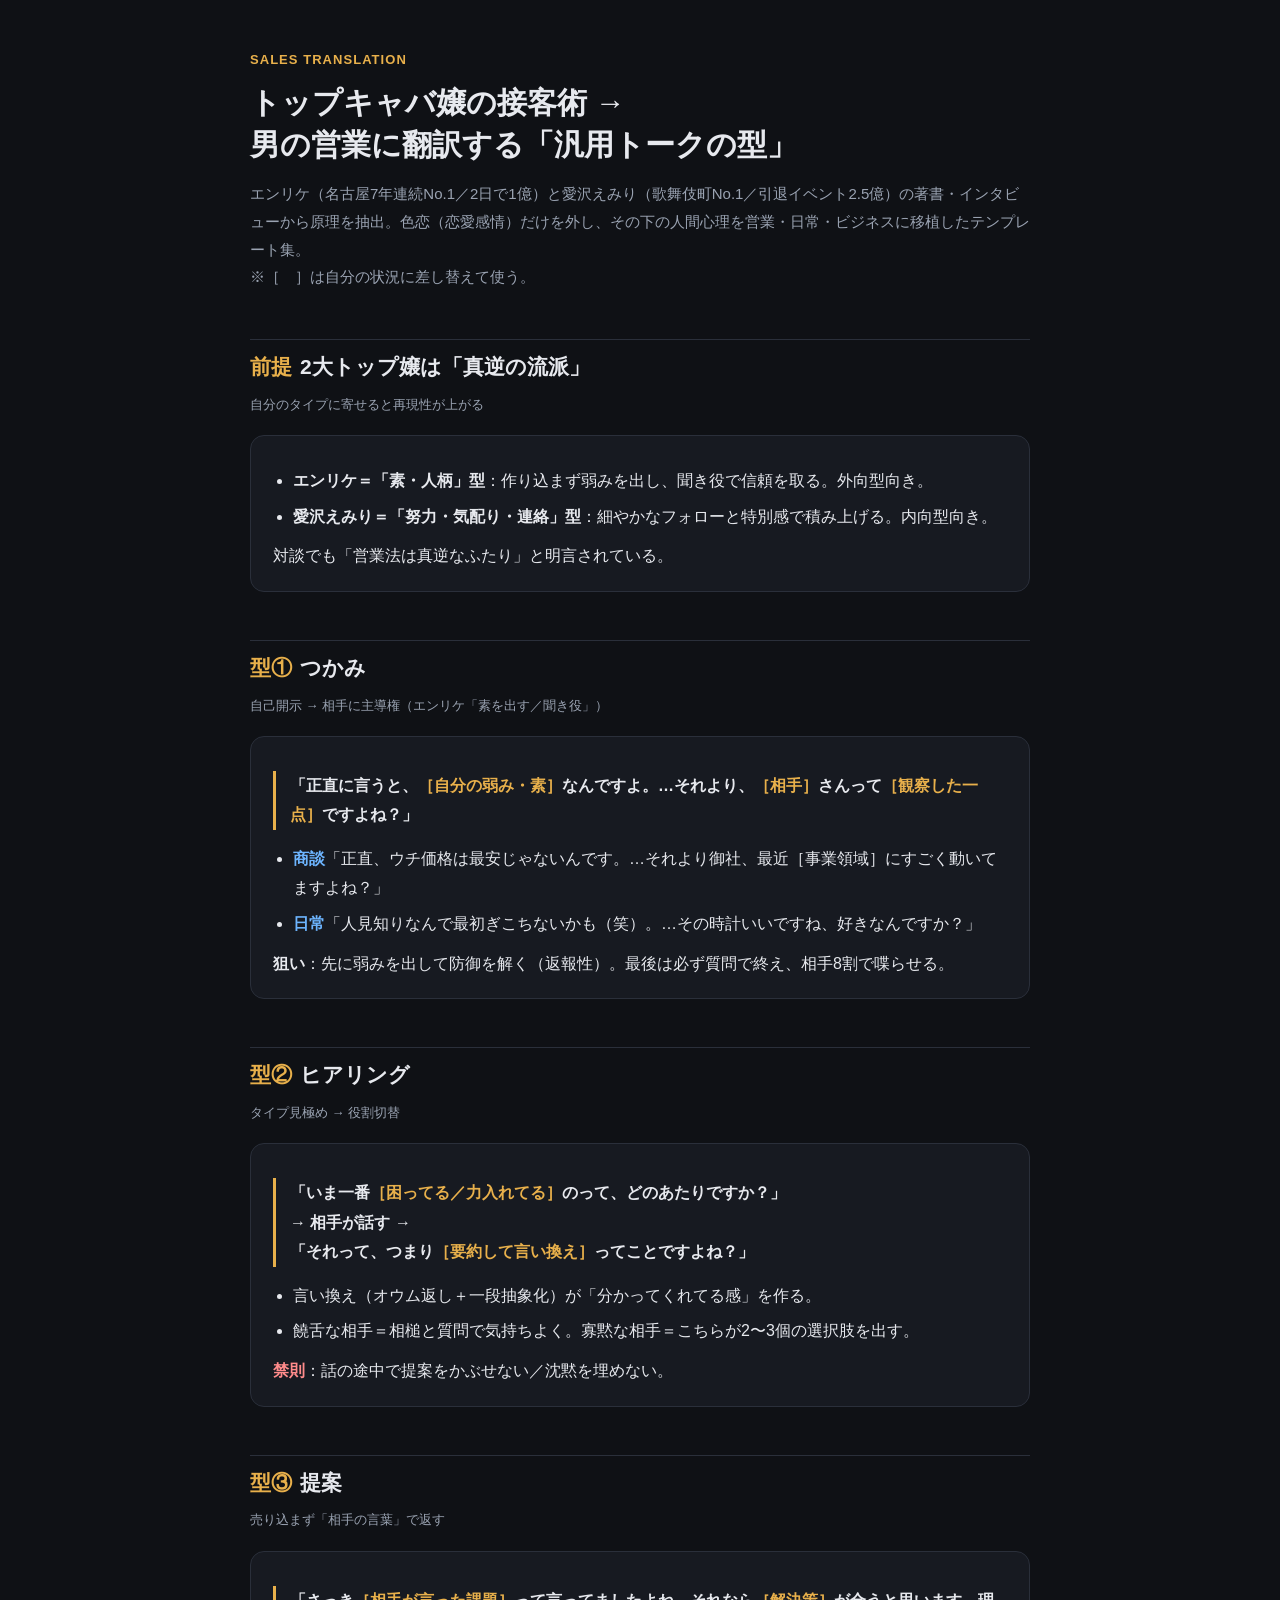
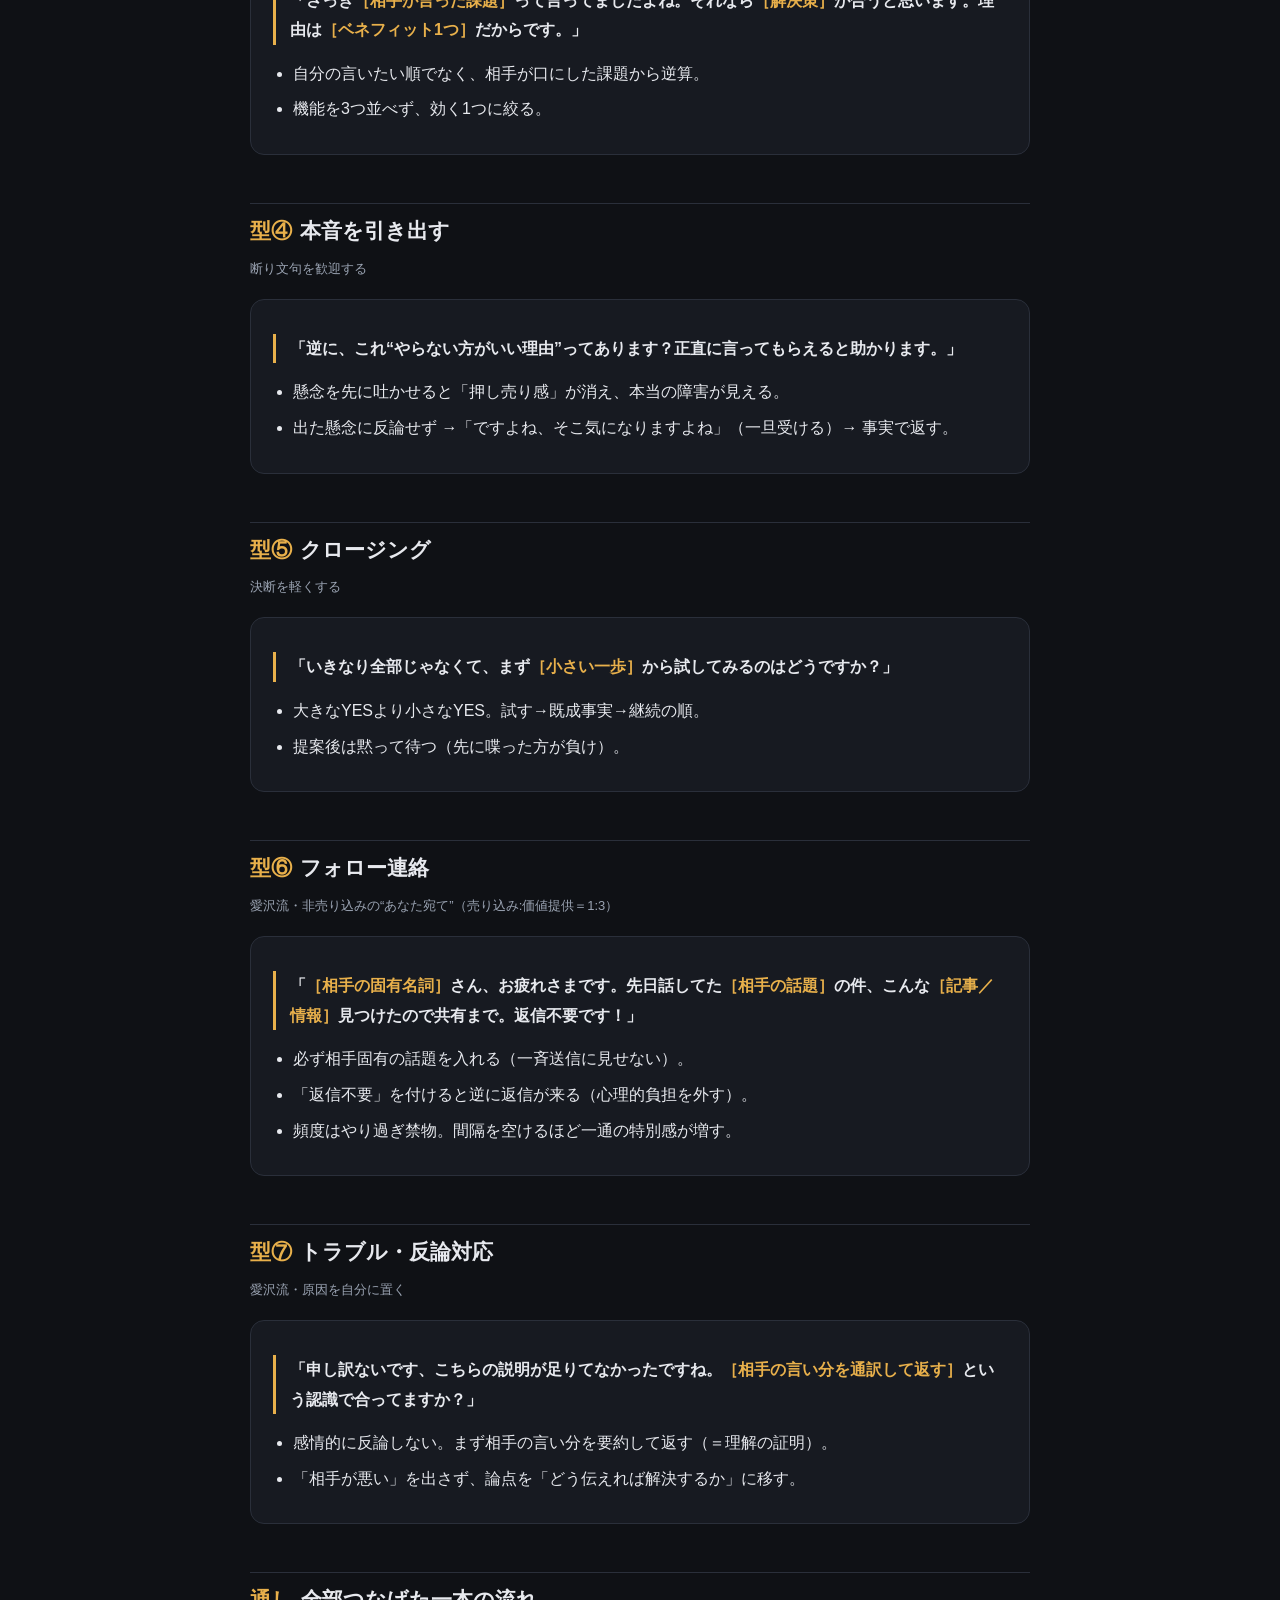
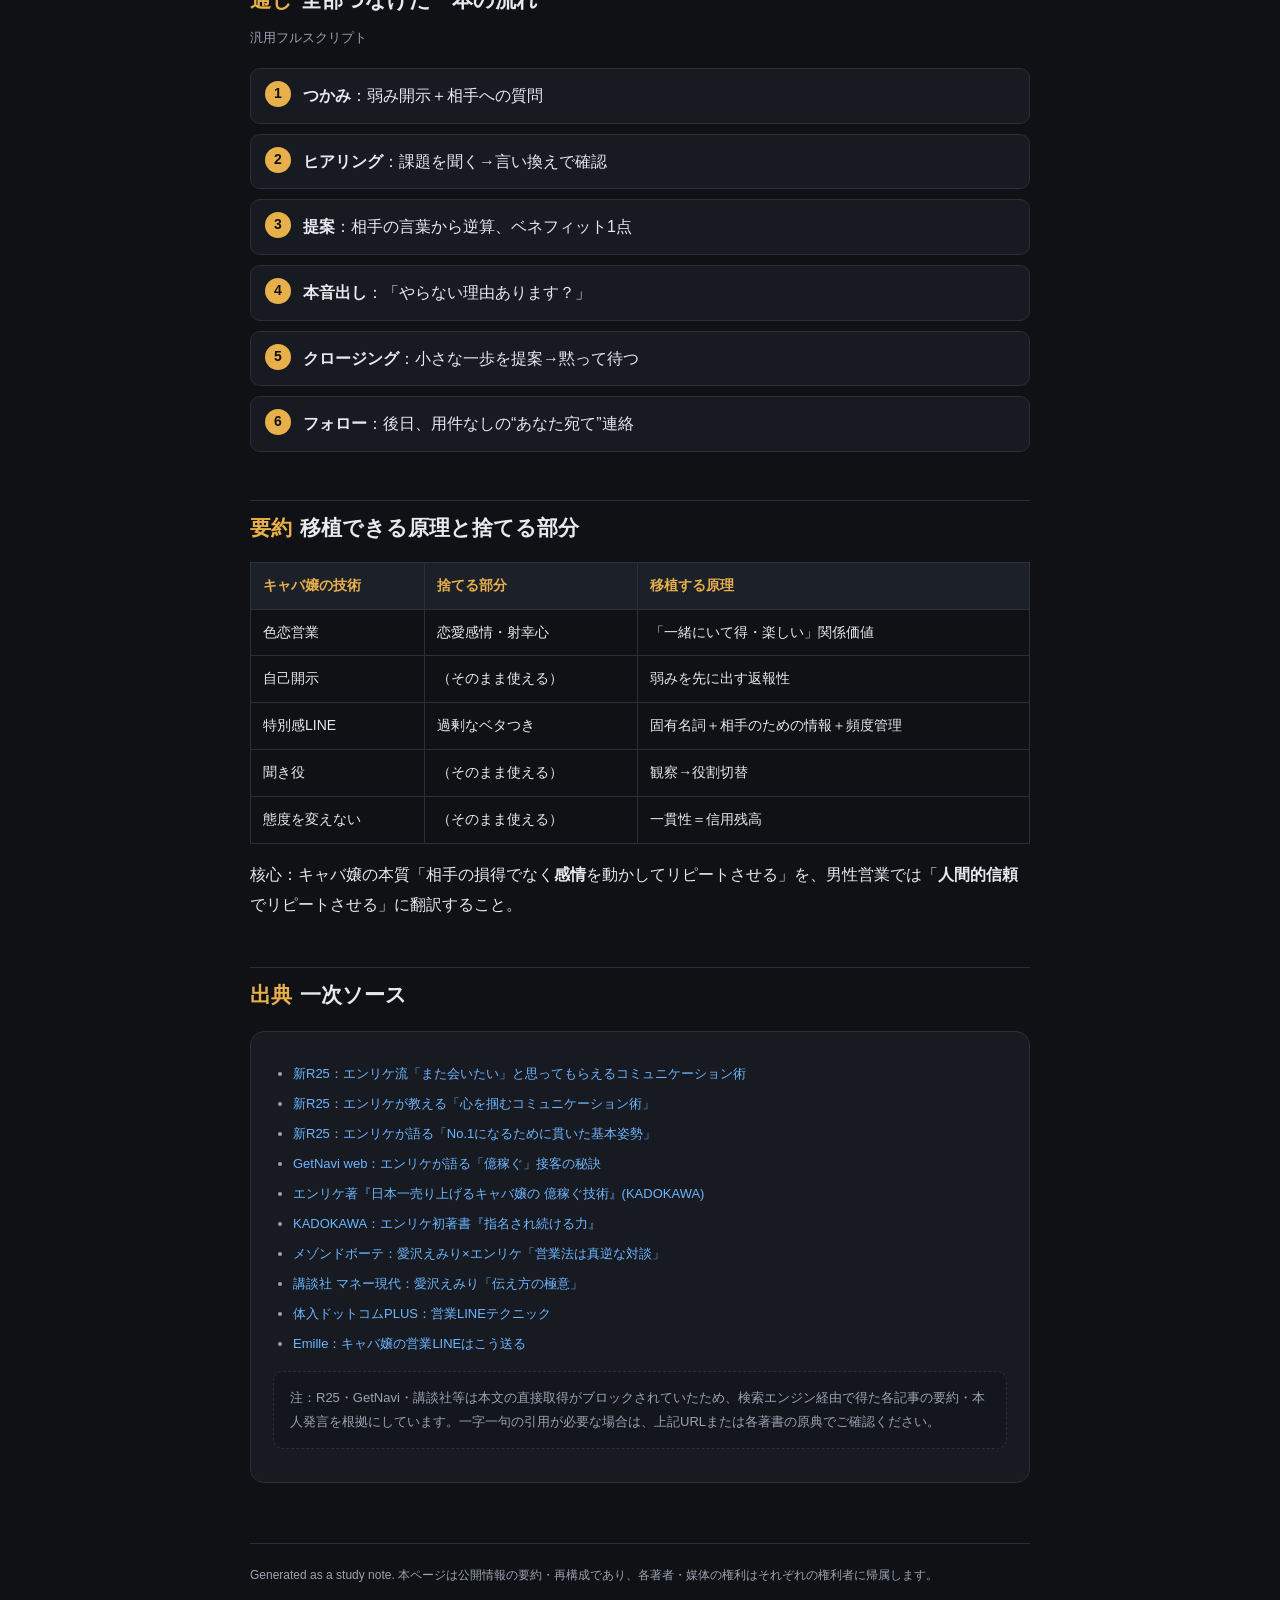
<file: _surge_site/index.html>
<!DOCTYPE html>
<html lang="ja">
<head>
<meta charset="UTF-8">
<meta name="viewport" content="width=device-width, initial-scale=1.0">
<title>トップキャバ嬢の接客術 → 男の営業に翻訳する「汎用トークの型」</title>
<style>
  :root{
    --bg:#0f1115; --card:#171a21; --line:#2a2f3a;
    --txt:#e7e9ee; --sub:#9aa3b2; --accent:#e8b04b; --accent2:#6db5ff;
  }
  *{box-sizing:border-box}
  body{
    margin:0; background:var(--bg); color:var(--txt);
    font-family:-apple-system,BlinkMacSystemFont,"Hiragino Kaku Gothic ProN","Yu Gothic",Meiryo,sans-serif;
    line-height:1.85; -webkit-font-smoothing:antialiased;
  }
  .wrap{max-width:820px; margin:0 auto; padding:48px 20px 96px}
  header{margin-bottom:40px}
  .eyebrow{color:var(--accent); font-size:13px; letter-spacing:.08em; font-weight:700; margin:0 0 10px}
  h1{font-size:30px; line-height:1.4; margin:0 0 14px}
  .lead{color:var(--sub); font-size:15px; margin:0}
  h2{font-size:21px; margin:48px 0 6px; padding-top:8px; border-top:1px solid var(--line)}
  h2 .num{color:var(--accent); margin-right:8px}
  .h2sub{color:var(--sub); font-size:13px; margin:0 0 18px}
  .card{background:var(--card); border:1px solid var(--line); border-radius:14px; padding:20px 22px; margin:16px 0}
  .script{border-left:3px solid var(--accent); padding-left:14px; margin:14px 0; font-weight:600}
  .script .ph{color:var(--accent)}
  ul{margin:10px 0; padding-left:20px}
  li{margin:6px 0}
  .ex{color:var(--accent2); font-weight:600}
  .ng{color:#ff8b8b; font-weight:700}
  table{width:100%; border-collapse:collapse; margin:14px 0; font-size:14px}
  th,td{border:1px solid var(--line); padding:10px 12px; text-align:left; vertical-align:top}
  th{background:#1c2029; color:var(--accent)}
  .flow{counter-reset:step; list-style:none; padding:0}
  .flow li{counter-increment:step; padding:12px 14px 12px 52px; position:relative; background:var(--card); border:1px solid var(--line); border-radius:10px; margin:10px 0}
  .flow li::before{content:counter(step); position:absolute; left:14px; top:12px; width:26px; height:26px; background:var(--accent); color:#111; border-radius:50%; display:flex; align-items:center; justify-content:center; font-weight:800; font-size:14px}
  .sources{font-size:13px; color:var(--sub)}
  .sources a{color:var(--accent2); text-decoration:none}
  .sources a:hover{text-decoration:underline}
  .note{font-size:13px; color:var(--sub); background:#13161d; border:1px dashed var(--line); border-radius:10px; padding:14px 16px; margin-top:14px}
  footer{margin-top:60px; padding-top:20px; border-top:1px solid var(--line); color:var(--sub); font-size:12px}
</style>
</head>
<body>
<div class="wrap">
<header>
  <p class="eyebrow">SALES TRANSLATION</p>
  <h1>トップキャバ嬢の接客術 →<br>男の営業に翻訳する「汎用トークの型」</h1>
  <p class="lead">エンリケ（名古屋7年連続No.1／2日で1億）と愛沢えみり（歌舞伎町No.1／引退イベント2.5億）の著書・インタビューから原理を抽出。色恋（恋愛感情）だけを外し、その下の人間心理を営業・日常・ビジネスに移植したテンプレート集。<br>※<span class="ph">［　］</span>は自分の状況に差し替えて使う。</p>
</header>

<h2><span class="num">前提</span>2大トップ嬢は「真逆の流派」</h2>
<p class="h2sub">自分のタイプに寄せると再現性が上がる</p>
<div class="card">
  <ul>
    <li><b>エンリケ＝「素・人柄」型</b>：作り込まず弱みを出し、聞き役で信頼を取る。外向型向き。</li>
    <li><b>愛沢えみり＝「努力・気配り・連絡」型</b>：細やかなフォローと特別感で積み上げる。内向型向き。</li>
  </ul>
  対談でも「営業法は真逆なふたり」と明言されている。
</div>

<h2><span class="num">型①</span>つかみ</h2>
<p class="h2sub">自己開示 → 相手に主導権（エンリケ「素を出す／聞き役」）</p>
<div class="card">
  <p class="script">「正直に言うと、<span class="ph">［自分の弱み・素］</span>なんですよ。…それより、<span class="ph">［相手］</span>さんって<span class="ph">［観察した一点］</span>ですよね？」</p>
  <ul>
    <li><span class="ex">商談</span>「正直、ウチ価格は最安じゃないんです。…それより御社、最近［事業領域］にすごく動いてますよね？」</li>
    <li><span class="ex">日常</span>「人見知りなんで最初ぎこちないかも（笑）。…その時計いいですね、好きなんですか？」</li>
  </ul>
  <b>狙い</b>：先に弱みを出して防御を解く（返報性）。最後は必ず質問で終え、相手8割で喋らせる。
</div>

<h2><span class="num">型②</span>ヒアリング</h2>
<p class="h2sub">タイプ見極め → 役割切替</p>
<div class="card">
  <p class="script">「いま一番<span class="ph">［困ってる／力入れてる］</span>のって、どのあたりですか？」<br>→ 相手が話す →<br>「それって、つまり<span class="ph">［要約して言い換え］</span>ってことですよね？」</p>
  <ul>
    <li>言い換え（オウム返し＋一段抽象化）が「分かってくれてる感」を作る。</li>
    <li>饒舌な相手＝相槌と質問で気持ちよく。寡黙な相手＝こちらが2〜3個の選択肢を出す。</li>
  </ul>
  <span class="ng">禁則</span>：話の途中で提案をかぶせない／沈黙を埋めない。
</div>

<h2><span class="num">型③</span>提案</h2>
<p class="h2sub">売り込まず「相手の言葉」で返す</p>
<div class="card">
  <p class="script">「さっき<span class="ph">［相手が言った課題］</span>って言ってましたよね。それなら<span class="ph">［解決策］</span>が合うと思います。理由は<span class="ph">［ベネフィット1つ］</span>だからです。」</p>
  <ul>
    <li>自分の言いたい順でなく、相手が口にした課題から逆算。</li>
    <li>機能を3つ並べず、効く1つに絞る。</li>
  </ul>
</div>

<h2><span class="num">型④</span>本音を引き出す</h2>
<p class="h2sub">断り文句を歓迎する</p>
<div class="card">
  <p class="script">「逆に、これ“やらない方がいい理由”ってあります？正直に言ってもらえると助かります。」</p>
  <ul>
    <li>懸念を先に吐かせると「押し売り感」が消え、本当の障害が見える。</li>
    <li>出た懸念に反論せず →「ですよね、そこ気になりますよね」（一旦受ける）→ 事実で返す。</li>
  </ul>
</div>

<h2><span class="num">型⑤</span>クロージング</h2>
<p class="h2sub">決断を軽くする</p>
<div class="card">
  <p class="script">「いきなり全部じゃなくて、まず<span class="ph">［小さい一歩］</span>から試してみるのはどうですか？」</p>
  <ul>
    <li>大きなYESより小さなYES。試す→既成事実→継続の順。</li>
    <li>提案後は黙って待つ（先に喋った方が負け）。</li>
  </ul>
</div>

<h2><span class="num">型⑥</span>フォロー連絡</h2>
<p class="h2sub">愛沢流・非売り込みの“あなた宛て”（売り込み:価値提供＝1:3）</p>
<div class="card">
  <p class="script">「<span class="ph">［相手の固有名詞］</span>さん、お疲れさまです。先日話してた<span class="ph">［相手の話題］</span>の件、こんな<span class="ph">［記事／情報］</span>見つけたので共有まで。返信不要です！」</p>
  <ul>
    <li>必ず相手固有の話題を入れる（一斉送信に見せない）。</li>
    <li>「返信不要」を付けると逆に返信が来る（心理的負担を外す）。</li>
    <li>頻度はやり過ぎ禁物。間隔を空けるほど一通の特別感が増す。</li>
  </ul>
</div>

<h2><span class="num">型⑦</span>トラブル・反論対応</h2>
<p class="h2sub">愛沢流・原因を自分に置く</p>
<div class="card">
  <p class="script">「申し訳ないです、こちらの説明が足りてなかったですね。<span class="ph">［相手の言い分を通訳して返す］</span>という認識で合ってますか？」</p>
  <ul>
    <li>感情的に反論しない。まず相手の言い分を要約して返す（＝理解の証明）。</li>
    <li>「相手が悪い」を出さず、論点を「どう伝えれば解決するか」に移す。</li>
  </ul>
</div>

<h2><span class="num">通し</span>全部つなげた一本の流れ</h2>
<p class="h2sub">汎用フルスクリプト</p>
<ol class="flow">
  <li><b>つかみ</b>：弱み開示＋相手への質問</li>
  <li><b>ヒアリング</b>：課題を聞く→言い換えで確認</li>
  <li><b>提案</b>：相手の言葉から逆算、ベネフィット1点</li>
  <li><b>本音出し</b>：「やらない理由あります？」</li>
  <li><b>クロージング</b>：小さな一歩を提案→黙って待つ</li>
  <li><b>フォロー</b>：後日、用件なしの“あなた宛て”連絡</li>
</ol>

<h2><span class="num">要約</span>移植できる原理と捨てる部分</h2>
<table>
  <tr><th>キャバ嬢の技術</th><th>捨てる部分</th><th>移植する原理</th></tr>
  <tr><td>色恋営業</td><td>恋愛感情・射幸心</td><td>「一緒にいて得・楽しい」関係価値</td></tr>
  <tr><td>自己開示</td><td>（そのまま使える）</td><td>弱みを先に出す返報性</td></tr>
  <tr><td>特別感LINE</td><td>過剰なベタつき</td><td>固有名詞＋相手のための情報＋頻度管理</td></tr>
  <tr><td>聞き役</td><td>（そのまま使える）</td><td>観察→役割切替</td></tr>
  <tr><td>態度を変えない</td><td>（そのまま使える）</td><td>一貫性＝信用残高</td></tr>
</table>
<p>核心：キャバ嬢の本質「相手の損得でなく<b>感情</b>を動かしてリピートさせる」を、男性営業では「<b>人間的信頼</b>でリピートさせる」に翻訳すること。</p>

<h2 id="src"><span class="num">出典</span>一次ソース</h2>
<div class="card sources">
  <ul>
    <li><a href="https://r25.jp/articles/928885231146565633" target="_blank" rel="noopener">新R25：エンリケ流「また会いたい」と思ってもらえるコミュニケーション術</a></li>
    <li><a href="https://r25.jp/articles/928885293168394242" target="_blank" rel="noopener">新R25：エンリケが教える「心を掴むコミュニケーション術」</a></li>
    <li><a href="https://r25.jp/articles/928885030204932096" target="_blank" rel="noopener">新R25：エンリケが語る「No.1になるために貫いた基本姿勢」</a></li>
    <li><a href="https://getnavi.jp/book/614572/" target="_blank" rel="noopener">GetNavi web：エンリケが語る「億稼ぐ」接客の秘訣</a></li>
    <li><a href="https://www.amazon.co.jp/dp/4046041641" target="_blank" rel="noopener">エンリケ著『日本一売り上げるキャバ嬢の 億稼ぐ技術』(KADOKAWA)</a></li>
    <li><a href="https://prtimes.jp/main/html/rd/p/000004687.000007006.html" target="_blank" rel="noopener">KADOKAWA：エンリケ初著書『指名され続ける力』</a></li>
    <li><a href="https://beauty.beaute.tokyo.jp/column/2201" target="_blank" rel="noopener">メゾンドボーテ：愛沢えみり×エンリケ「営業法は真逆な対談」</a></li>
    <li><a href="https://gendai.media/articles/-/67369" target="_blank" rel="noopener">講談社 マネー現代：愛沢えみり「伝え方の極意」</a></li>
    <li><a href="https://www.tainew.com/plus/technique/sales-contact/eigyou-line/" target="_blank" rel="noopener">体入ドットコムPLUS：営業LINEテクニック</a></li>
    <li><a href="https://emily-job.jp/column/howto/843/" target="_blank" rel="noopener">Emille：キャバ嬢の営業LINEはこう送る</a></li>
  </ul>
  <p class="note">注：R25・GetNavi・講談社等は本文の直接取得がブロックされていたため、検索エンジン経由で得た各記事の要約・本人発言を根拠にしています。一字一句の引用が必要な場合は、上記URLまたは各著書の原典でご確認ください。</p>
</div>

<footer>
  Generated as a study note. 本ページは公開情報の要約・再構成であり、各著者・媒体の権利はそれぞれの権利者に帰属します。
</footer>
</div>
</body>
</html>
</file>
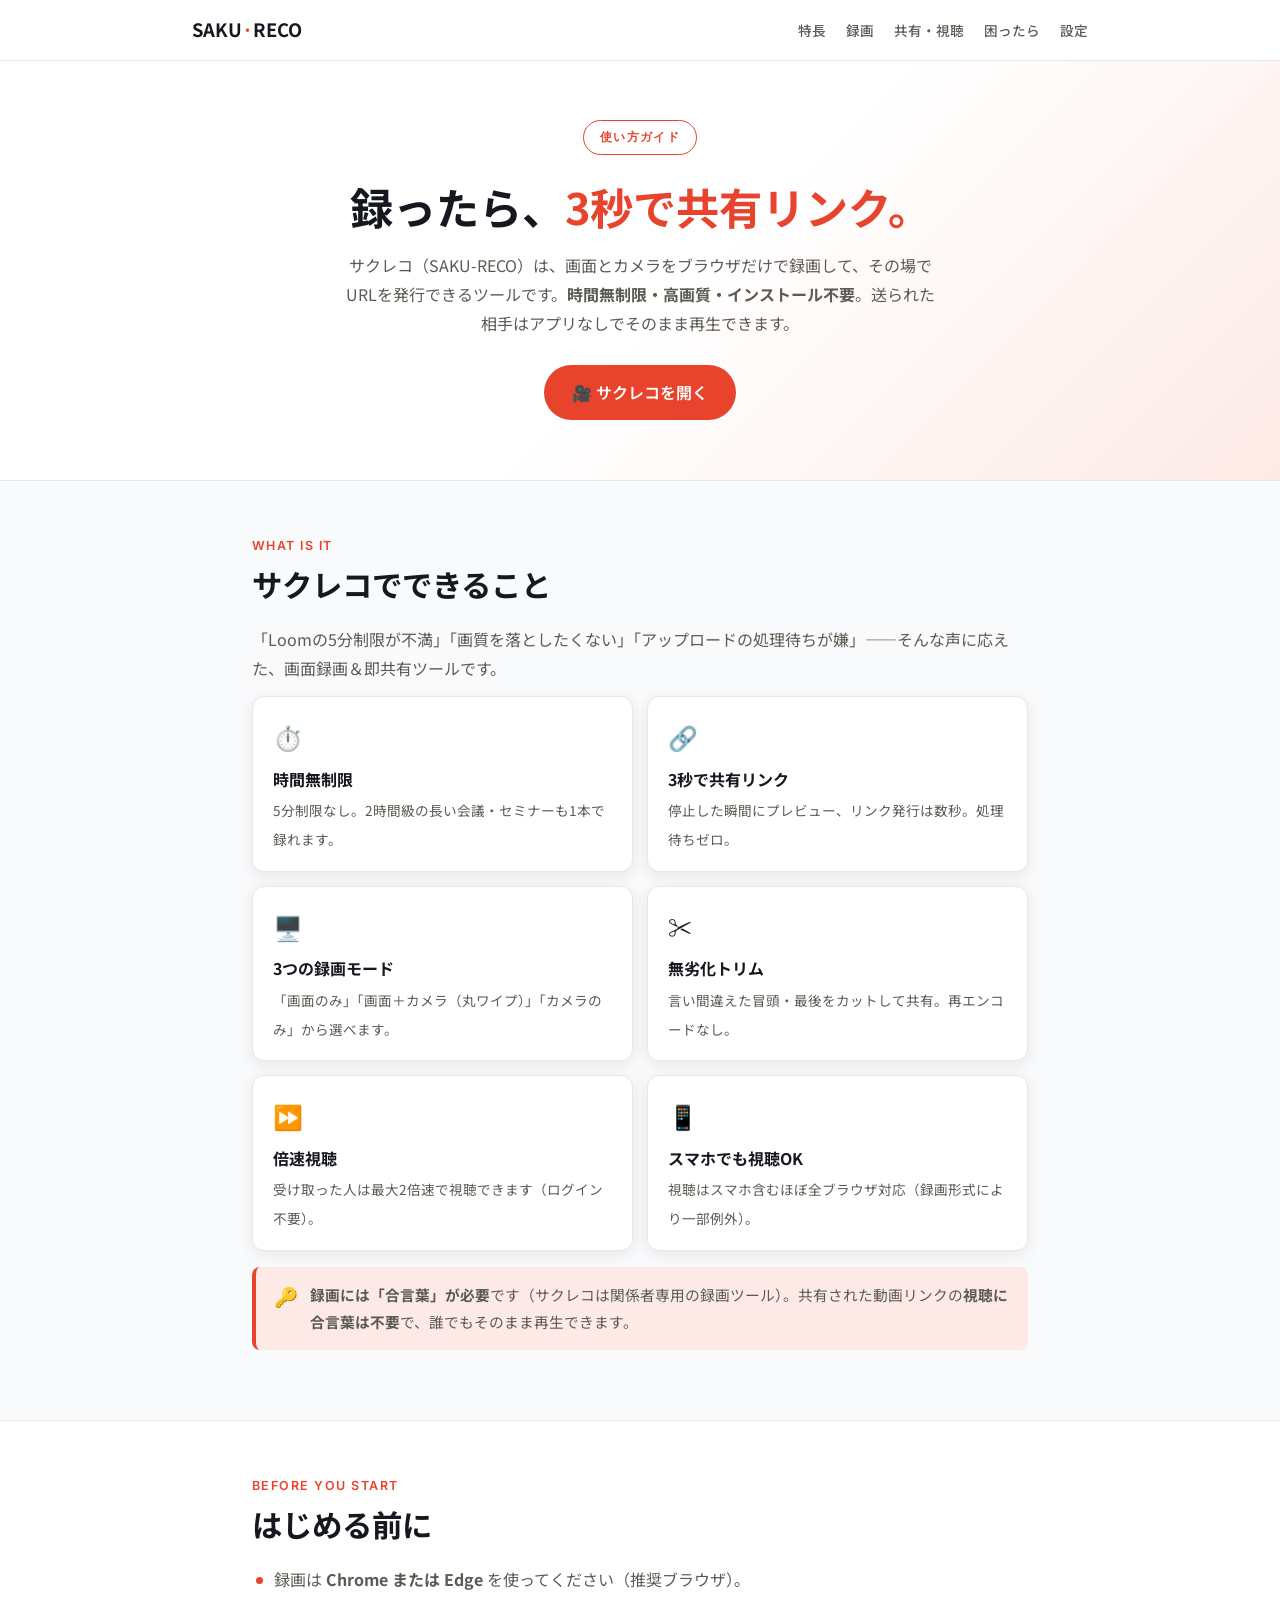
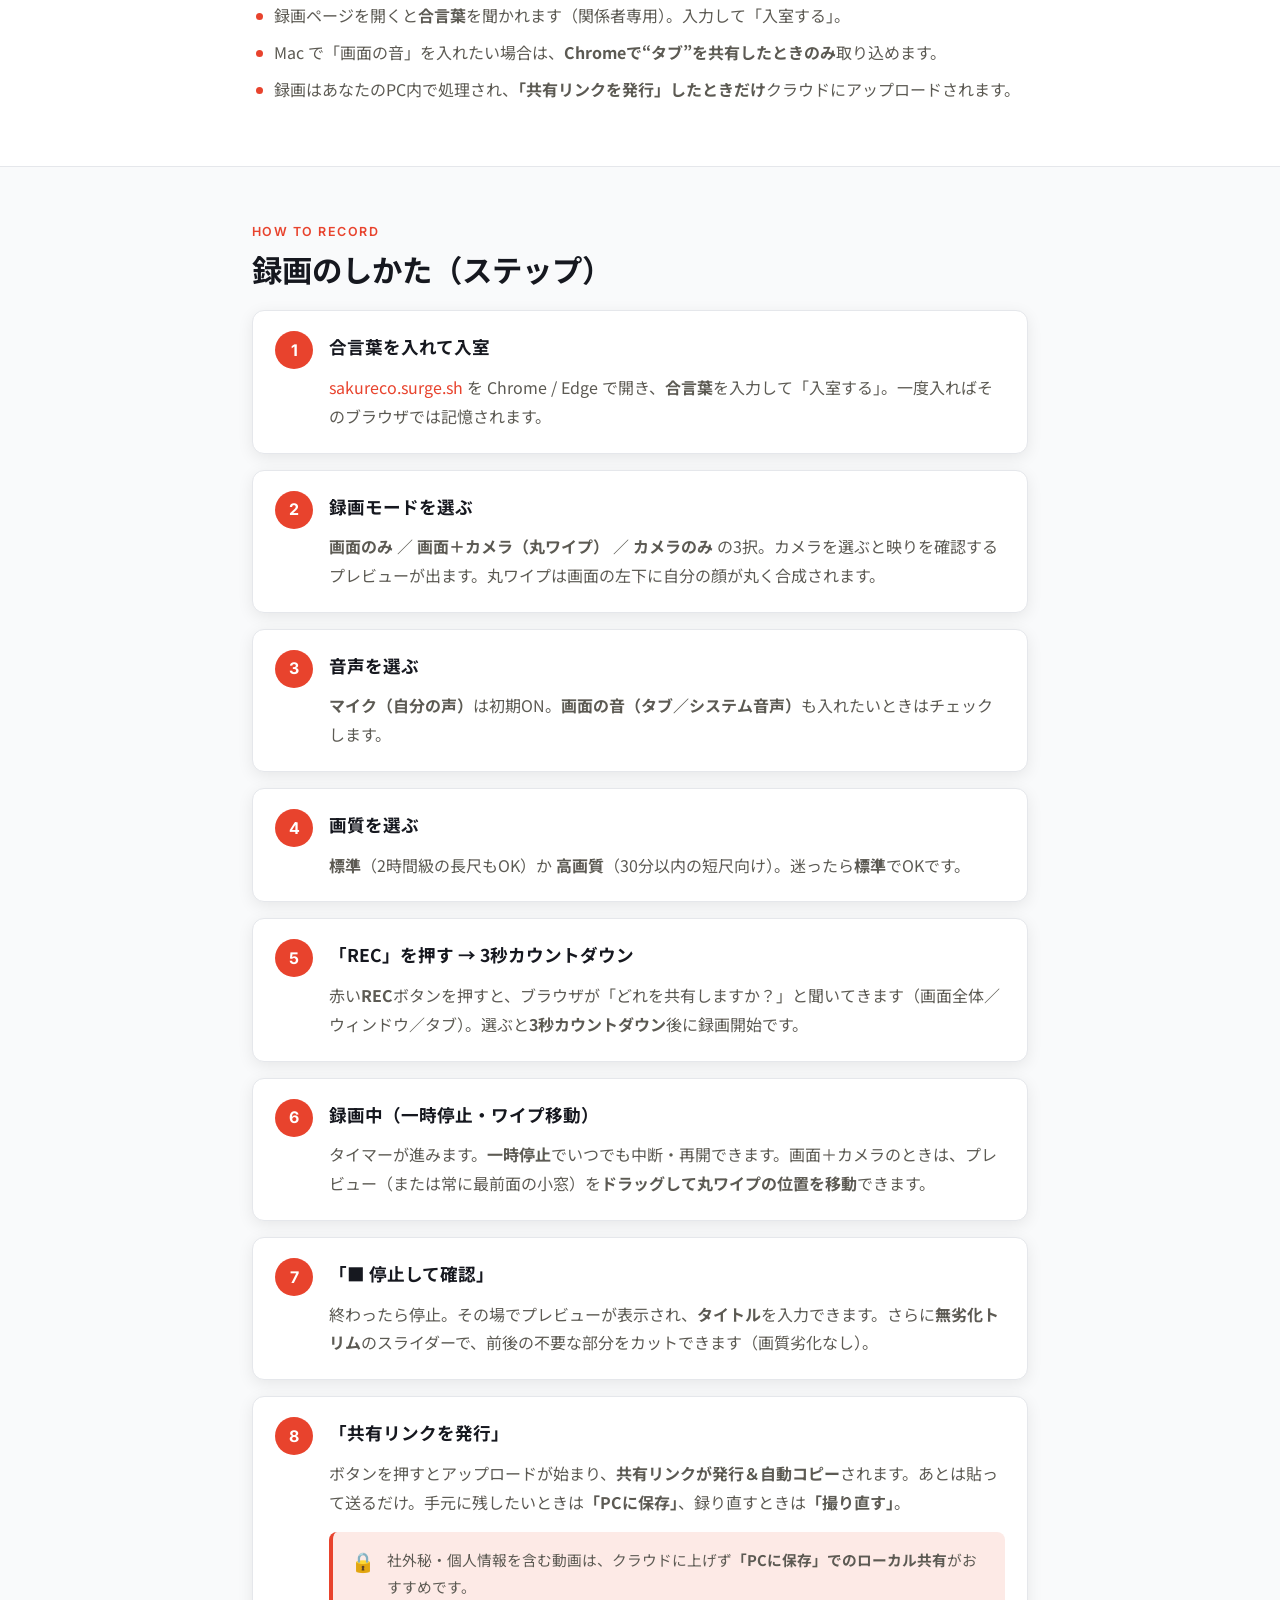
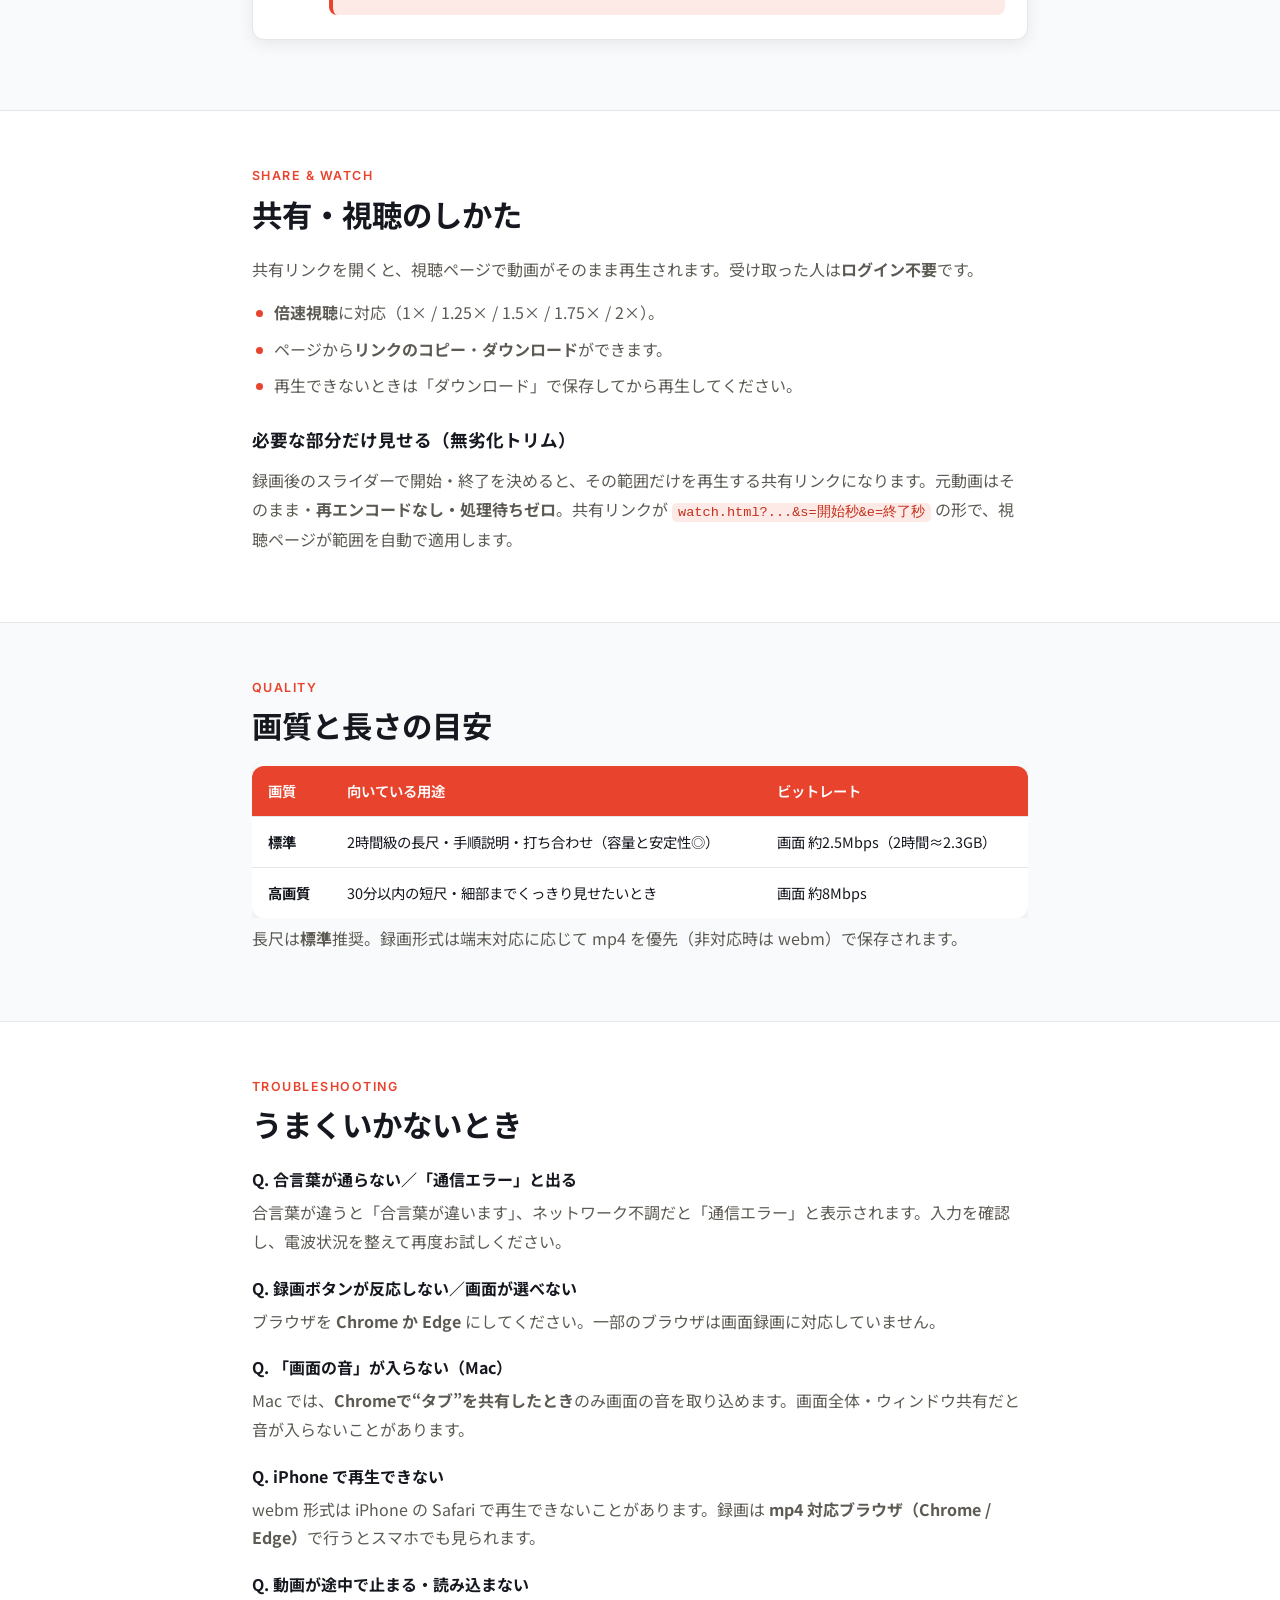
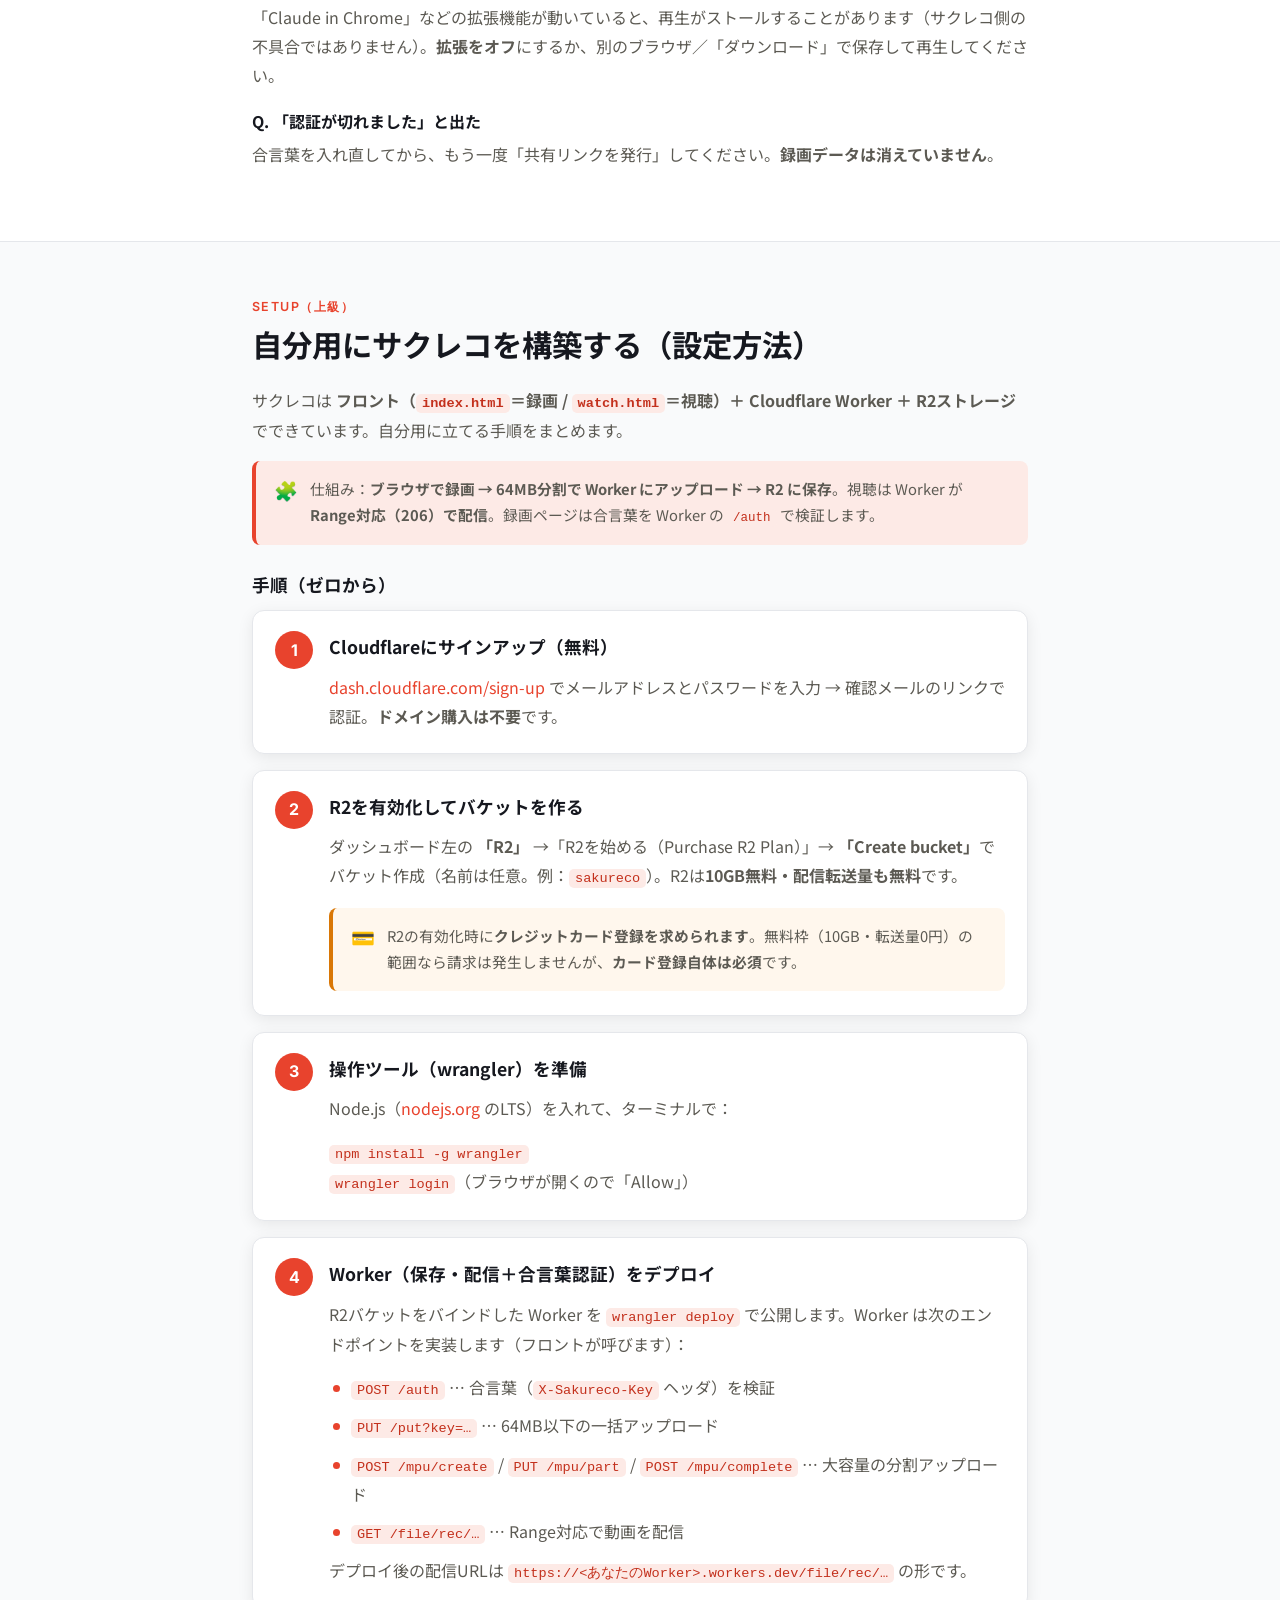
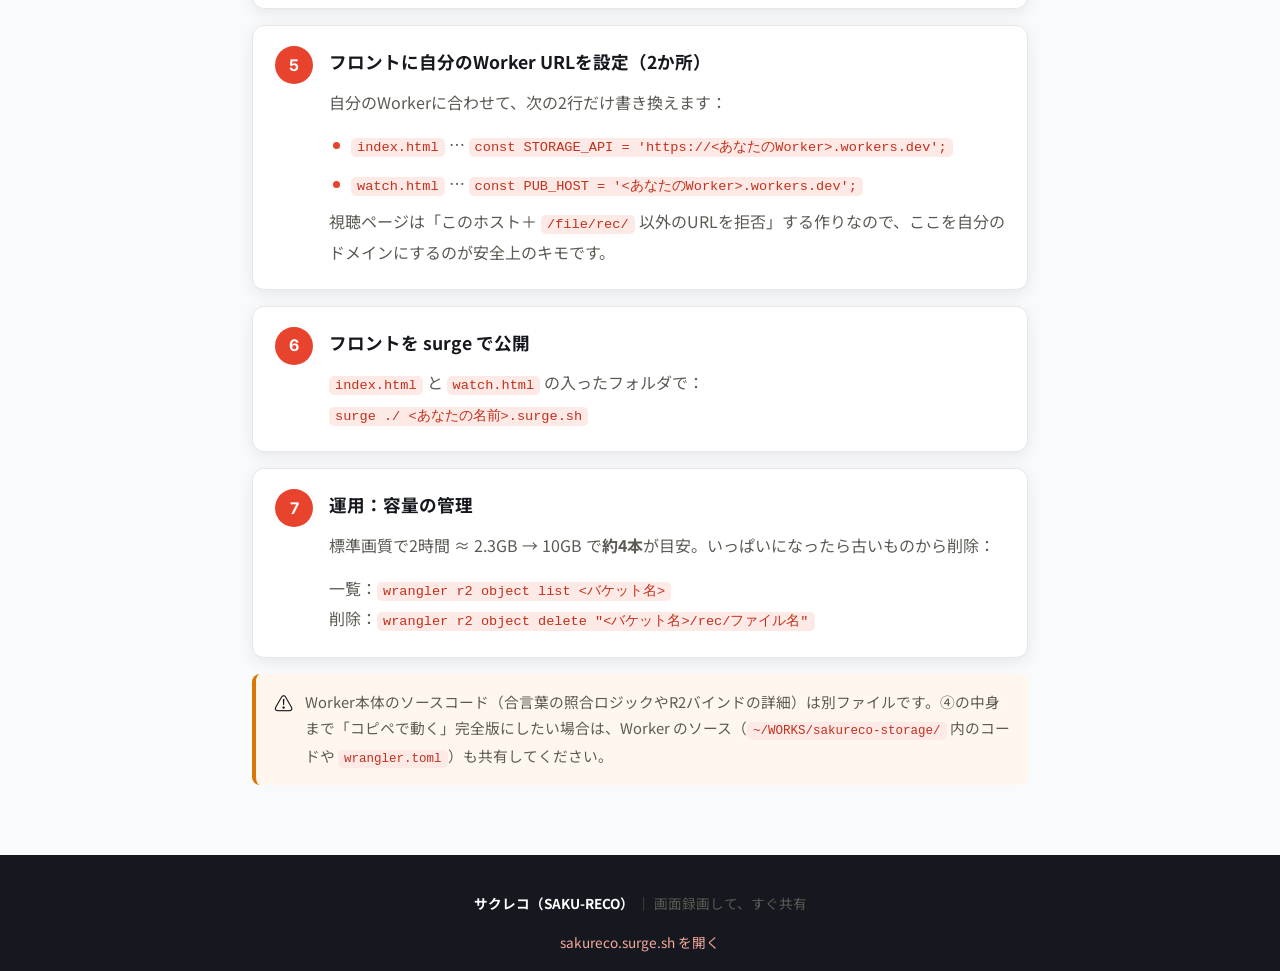
<file: sakureco-guide/index.html>
<!DOCTYPE html>
<html lang="ja">
<head>
  <meta charset="UTF-8" />
  <meta name="viewport" content="width=device-width, initial-scale=1.0" />
  <title>サクレコの使い方｜画面録画して即共有</title>
  <meta name="description" content="サクレコ（SAKU-RECO）の使い方ガイド。時間無制限・高画質・録画したらその場で共有リンク。録画手順・共有・トリム・倍速視聴、そして自分用に構築する設定方法まで初心者向けに解説します。" />
  <link rel="preconnect" href="https://fonts.googleapis.com" />
  <link rel="preconnect" href="https://fonts.gstatic.com" crossorigin />
  <link href="https://fonts.googleapis.com/css2?family=Noto+Sans+JP:wght@400;500;700&family=Inter:wght@600;700&display=swap" rel="stylesheet" />
  <style>
    *,*::before,*::after{box-sizing:border-box;margin:0;padding:0}
    :root{
      --red:#E8432D; --red-dark:#C3301C; --red-light:#fdeae6;
      --ink:#16181F; --ink-soft:#5C5A53; --mute:#9ca3af;
      --line:#e5e7eb; --bg:#ffffff; --bg-soft:#f9fafb;
      --jp:'Noto Sans JP',sans-serif; --en:'Inter',sans-serif;
      --shadow:0 4px 16px rgba(0,0,0,.08);
    }
    html{scroll-behavior:smooth}
    body{font-family:var(--jp);color:var(--ink);background:var(--bg);line-height:1.8;-webkit-font-smoothing:antialiased}
    a{color:var(--red);text-decoration:none}
    a:hover{text-decoration:underline}
    ul,ol{list-style:none}
    .wrap{max-width:820px;margin:0 auto;padding:0 22px}
    header{position:fixed;inset:0 0 auto 0;z-index:50;background:rgba(255,255,255,.92);backdrop-filter:blur(10px);border-bottom:1px solid var(--line)}
    .nav{max-width:940px;margin:0 auto;padding:0 22px;height:60px;display:flex;align-items:center;justify-content:space-between}
    .logo{font-weight:700;font-size:1.15rem;color:var(--ink)}
    .logo .dot{color:var(--red)}
    .nav-links{display:flex;gap:20px}
    .nav-links a{font-size:.85rem;font-weight:500;color:var(--ink-soft)}
    .nav-links a:hover{color:var(--red);text-decoration:none}
    @media(max-width:760px){.nav-links{display:none}}
    .hero{padding:120px 0 60px;background:linear-gradient(135deg,#fff 55%,var(--red-light) 100%);text-align:center}
    .badge{display:inline-block;font-family:var(--en);font-size:.72rem;font-weight:600;letter-spacing:.12em;text-transform:uppercase;color:var(--red);background:#fff;border:1px solid var(--red);border-radius:50px;padding:6px 16px;margin-bottom:22px}
    .hero h1{font-size:clamp(1.8rem,5vw,2.7rem);font-weight:700;line-height:1.35;margin-bottom:16px}
    .hero h1 span{color:var(--red)}
    .hero p{color:var(--ink-soft);max-width:600px;margin:0 auto 28px}
    .cta{display:inline-flex;align-items:center;gap:8px;background:var(--red);color:#fff;font-weight:600;padding:13px 28px;border-radius:50px;transition:.2s}
    .cta:hover{background:var(--red-dark);text-decoration:none;transform:translateY(-2px)}
    section.block{padding:54px 0;border-top:1px solid var(--line)}
    section.block:nth-of-type(even){background:var(--bg-soft)}
    .label{font-family:var(--en);font-size:.78rem;font-weight:600;letter-spacing:.12em;text-transform:uppercase;color:var(--red);margin-bottom:6px}
    h2{font-size:clamp(1.4rem,4vw,1.9rem);font-weight:700;margin-bottom:20px;line-height:1.35}
    h3{font-size:1.1rem;font-weight:700;margin:24px 0 10px}
    p{margin-bottom:14px;color:var(--ink-soft)}
    .features{display:grid;grid-template-columns:repeat(2,1fr);gap:14px;margin-top:8px}
    @media(max-width:600px){.features{grid-template-columns:1fr}}
    .feat{background:#fff;border:1px solid var(--line);border-radius:12px;padding:18px 20px;box-shadow:var(--shadow)}
    .feat .ic{font-size:1.5rem;margin-bottom:6px}
    .feat b{display:block;color:var(--ink);margin-bottom:2px}
    .feat span{font-size:.85rem;color:var(--ink-soft)}
    ul.dots li{position:relative;padding-left:22px;margin-bottom:8px;color:var(--ink-soft)}
    ul.dots li::before{content:'';position:absolute;left:4px;top:12px;width:7px;height:7px;background:var(--red);border-radius:50%}
    .step{display:flex;gap:16px;background:#fff;border:1px solid var(--line);border-radius:12px;padding:20px 22px 8px;margin-bottom:16px;box-shadow:var(--shadow)}
    .step .n{flex-shrink:0;width:38px;height:38px;border-radius:50%;background:var(--red);color:#fff;font-family:var(--en);font-weight:700;display:flex;align-items:center;justify-content:center}
    .step .b{flex:1;min-width:0}
    .step .b h3{margin-top:0}
    .note{display:flex;gap:12px;background:var(--red-light);border-left:4px solid var(--red);border-radius:8px;padding:15px 18px;margin:16px 0}
    .note.warn{background:#fff7ed;border-left-color:#d97706}
    .note .ic{font-size:1.2rem;line-height:1.5}
    .note p{margin:0;font-size:.92rem;color:var(--ink-soft)}
    code{font-family:ui-monospace,Menlo,Consolas,monospace;font-size:.85em;background:var(--red-light);color:var(--red-dark);padding:2px 6px;border-radius:5px;word-break:break-all}
    .tw{overflow-x:auto;margin:12px 0 6px}
    table{width:100%;border-collapse:collapse;font-size:.9rem;background:#fff;border-radius:12px;overflow:hidden;box-shadow:var(--shadow)}
    th,td{text-align:left;padding:12px 16px;border-bottom:1px solid var(--line);vertical-align:top}
    th{background:var(--red);color:#fff;font-weight:600;white-space:nowrap}
    tr:last-child td{border-bottom:none}
    .qa{margin-bottom:18px}
    .qa .q{font-weight:700;color:var(--ink);margin-bottom:4px}
    footer{background:#16181F;color:var(--mute);text-align:center;padding:36px 22px;font-size:.85rem}
    footer b{color:#fff}
  </style>
</head>
<body>

  <header>
    <nav class="nav">
      <a href="#top" class="logo">SAKU<span class="dot">·</span>RECO</a>
      <div class="nav-links">
        <a href="#about">特長</a>
        <a href="#record">録画</a>
        <a href="#share">共有・視聴</a>
        <a href="#faq">困ったら</a>
        <a href="#setup">設定</a>
      </div>
    </nav>
  </header>

  <main id="top">

    <!-- HERO -->
    <section class="hero">
      <div class="wrap">
        <span class="badge">使い方ガイド</span>
        <h1>録ったら、<span>3秒で共有リンク。</span></h1>
        <p>サクレコ（SAKU-RECO）は、画面とカメラをブラウザだけで録画して、その場でURLを発行できるツールです。<strong>時間無制限・高画質・インストール不要</strong>。送られた相手はアプリなしでそのまま再生できます。</p>
        <a href="https://sakureco.surge.sh" target="_blank" rel="noopener" class="cta">🎥 サクレコを開く</a>
      </div>
    </section>

    <!-- ABOUT -->
    <section class="block" id="about">
      <div class="wrap">
        <p class="label">What is it</p>
        <h2>サクレコでできること</h2>
        <p>「Loomの5分制限が不満」「画質を落としたくない」「アップロードの処理待ちが嫌」——そんな声に応えた、画面録画＆即共有ツールです。</p>
        <div class="features">
          <div class="feat"><div class="ic">⏱️</div><b>時間無制限</b><span>5分制限なし。2時間級の長い会議・セミナーも1本で録れます。</span></div>
          <div class="feat"><div class="ic">🔗</div><b>3秒で共有リンク</b><span>停止した瞬間にプレビュー、リンク発行は数秒。処理待ちゼロ。</span></div>
          <div class="feat"><div class="ic">🖥️</div><b>3つの録画モード</b><span>「画面のみ」「画面＋カメラ（丸ワイプ）」「カメラのみ」から選べます。</span></div>
          <div class="feat"><div class="ic">✂️</div><b>無劣化トリム</b><span>言い間違えた冒頭・最後をカットして共有。再エンコードなし。</span></div>
          <div class="feat"><div class="ic">⏩</div><b>倍速視聴</b><span>受け取った人は最大2倍速で視聴できます（ログイン不要）。</span></div>
          <div class="feat"><div class="ic">📱</div><b>スマホでも視聴OK</b><span>視聴はスマホ含むほぼ全ブラウザ対応（録画形式により一部例外）。</span></div>
        </div>
        <div class="note">
          <span class="ic">🔑</span>
          <p><strong>録画には「合言葉」が必要</strong>です（サクレコは関係者専用の録画ツール）。共有された動画リンクの<strong>視聴に合言葉は不要</strong>で、誰でもそのまま再生できます。</p>
        </div>
      </div>
    </section>

    <!-- PREP -->
    <section class="block" id="prep">
      <div class="wrap">
        <p class="label">Before you start</p>
        <h2>はじめる前に</h2>
        <ul class="dots">
          <li>録画は <strong>Chrome または Edge</strong> を使ってください（推奨ブラウザ）。</li>
          <li>録画ページを開くと<strong>合言葉</strong>を聞かれます（関係者専用）。入力して「入室する」。</li>
          <li>Mac で「画面の音」を入れたい場合は、<strong>Chromeで“タブ”を共有したときのみ</strong>取り込めます。</li>
          <li>録画はあなたのPC内で処理され、<strong>「共有リンクを発行」したときだけ</strong>クラウドにアップロードされます。</li>
        </ul>
      </div>
    </section>

    <!-- RECORD -->
    <section class="block" id="record">
      <div class="wrap">
        <p class="label">How to record</p>
        <h2>録画のしかた（ステップ）</h2>

        <div class="step"><div class="n">1</div><div class="b">
          <h3>合言葉を入れて入室</h3>
          <p><a href="https://sakureco.surge.sh" target="_blank" rel="noopener">sakureco.surge.sh</a> を Chrome / Edge で開き、<strong>合言葉</strong>を入力して「入室する」。一度入ればそのブラウザでは記憶されます。</p>
        </div></div>

        <div class="step"><div class="n">2</div><div class="b">
          <h3>録画モードを選ぶ</h3>
          <p><strong>画面のみ</strong> ／ <strong>画面＋カメラ（丸ワイプ）</strong> ／ <strong>カメラのみ</strong> の3択。カメラを選ぶと映りを確認するプレビューが出ます。丸ワイプは画面の左下に自分の顔が丸く合成されます。</p>
        </div></div>

        <div class="step"><div class="n">3</div><div class="b">
          <h3>音声を選ぶ</h3>
          <p><strong>マイク（自分の声）</strong>は初期ON。<strong>画面の音（タブ／システム音声）</strong>も入れたいときはチェックします。</p>
        </div></div>

        <div class="step"><div class="n">4</div><div class="b">
          <h3>画質を選ぶ</h3>
          <p><strong>標準</strong>（2時間級の長尺もOK）か <strong>高画質</strong>（30分以内の短尺向け）。迷ったら<strong>標準</strong>でOKです。</p>
        </div></div>

        <div class="step"><div class="n">5</div><div class="b">
          <h3>「REC」を押す → 3秒カウントダウン</h3>
          <p>赤い<strong>REC</strong>ボタンを押すと、ブラウザが「どれを共有しますか？」と聞いてきます（画面全体／ウィンドウ／タブ）。選ぶと<strong>3秒カウントダウン</strong>後に録画開始です。</p>
        </div></div>

        <div class="step"><div class="n">6</div><div class="b">
          <h3>録画中（一時停止・ワイプ移動）</h3>
          <p>タイマーが進みます。<strong>一時停止</strong>でいつでも中断・再開できます。画面＋カメラのときは、プレビュー（または常に最前面の小窓）を<strong>ドラッグして丸ワイプの位置を移動</strong>できます。</p>
        </div></div>

        <div class="step"><div class="n">7</div><div class="b">
          <h3>「■ 停止して確認」</h3>
          <p>終わったら停止。その場でプレビューが表示され、<strong>タイトル</strong>を入力できます。さらに<strong>無劣化トリム</strong>のスライダーで、前後の不要な部分をカットできます（画質劣化なし）。</p>
        </div></div>

        <div class="step"><div class="n">8</div><div class="b">
          <h3>「共有リンクを発行」</h3>
          <p>ボタンを押すとアップロードが始まり、<strong>共有リンクが発行＆自動コピー</strong>されます。あとは貼って送るだけ。手元に残したいときは<strong>「PCに保存」</strong>、録り直すときは<strong>「撮り直す」</strong>。</p>
          <div class="note"><span class="ic">🔒</span><p>社外秘・個人情報を含む動画は、クラウドに上げず<strong>「PCに保存」でのローカル共有</strong>がおすすめです。</p></div>
        </div></div>
      </div>
    </section>

    <!-- SHARE -->
    <section class="block" id="share">
      <div class="wrap">
        <p class="label">Share &amp; watch</p>
        <h2>共有・視聴のしかた</h2>
        <p>共有リンクを開くと、視聴ページで動画がそのまま再生されます。受け取った人は<strong>ログイン不要</strong>です。</p>
        <ul class="dots">
          <li><strong>倍速視聴</strong>に対応（1× / 1.25× / 1.5× / 1.75× / 2×）。</li>
          <li>ページから<strong>リンクのコピー</strong>・<strong>ダウンロード</strong>ができます。</li>
          <li>再生できないときは「ダウンロード」で保存してから再生してください。</li>
        </ul>
        <h3>必要な部分だけ見せる（無劣化トリム）</h3>
        <p>録画後のスライダーで開始・終了を決めると、その範囲だけを再生する共有リンクになります。元動画はそのまま・<strong>再エンコードなし・処理待ちゼロ</strong>。共有リンクが <code>watch.html?...&amp;s=開始秒&amp;e=終了秒</code> の形で、視聴ページが範囲を自動で適用します。</p>
      </div>
    </section>

    <!-- QUALITY -->
    <section class="block" id="quality">
      <div class="wrap">
        <p class="label">Quality</p>
        <h2>画質と長さの目安</h2>
        <div class="tw">
          <table>
            <tr><th>画質</th><th>向いている用途</th><th>ビットレート</th></tr>
            <tr><td><strong>標準</strong></td><td>2時間級の長尺・手順説明・打ち合わせ（容量と安定性◎）</td><td>画面 約2.5Mbps（2時間≈2.3GB）</td></tr>
            <tr><td><strong>高画質</strong></td><td>30分以内の短尺・細部までくっきり見せたいとき</td><td>画面 約8Mbps</td></tr>
          </table>
        </div>
        <p>長尺は<strong>標準</strong>推奨。録画形式は端末対応に応じて mp4 を優先（非対応時は webm）で保存されます。</p>
      </div>
    </section>

    <!-- FAQ -->
    <section class="block" id="faq">
      <div class="wrap">
        <p class="label">Troubleshooting</p>
        <h2>うまくいかないとき</h2>

        <div class="qa">
          <p class="q">Q. 合言葉が通らない／「通信エラー」と出る</p>
          <p>合言葉が違うと「合言葉が違います」、ネットワーク不調だと「通信エラー」と表示されます。入力を確認し、電波状況を整えて再度お試しください。</p>
        </div>
        <div class="qa">
          <p class="q">Q. 録画ボタンが反応しない／画面が選べない</p>
          <p>ブラウザを <strong>Chrome か Edge</strong> にしてください。一部のブラウザは画面録画に対応していません。</p>
        </div>
        <div class="qa">
          <p class="q">Q. 「画面の音」が入らない（Mac）</p>
          <p>Mac では、<strong>Chromeで“タブ”を共有したとき</strong>のみ画面の音を取り込めます。画面全体・ウィンドウ共有だと音が入らないことがあります。</p>
        </div>
        <div class="qa">
          <p class="q">Q. iPhone で再生できない</p>
          <p>webm 形式は iPhone の Safari で再生できないことがあります。録画は <strong>mp4 対応ブラウザ（Chrome / Edge）</strong>で行うとスマホでも見られます。</p>
        </div>
        <div class="qa">
          <p class="q">Q. 動画が途中で止まる・読み込まない</p>
          <p>「Claude in Chrome」などの拡張機能が動いていると、再生がストールすることがあります（サクレコ側の不具合ではありません）。<strong>拡張をオフ</strong>にするか、別のブラウザ／「ダウンロード」で保存して再生してください。</p>
        </div>
        <div class="qa">
          <p class="q">Q. 「認証が切れました」と出た</p>
          <p>合言葉を入れ直してから、もう一度「共有リンクを発行」してください。<strong>録画データは消えていません</strong>。</p>
        </div>
      </div>
    </section>

    <!-- SETUP -->
    <section class="block" id="setup">
      <div class="wrap">
        <p class="label">Setup（上級）</p>
        <h2>自分用にサクレコを構築する（設定方法）</h2>
        <p>サクレコは <strong>フロント（<code>index.html</code>＝録画 / <code>watch.html</code>＝視聴）＋ Cloudflare Worker ＋ R2ストレージ</strong> でできています。自分用に立てる手順をまとめます。</p>

        <div class="note">
          <span class="ic">🧩</span>
          <p>仕組み：<strong>ブラウザで録画 → 64MB分割で Worker にアップロード → R2 に保存</strong>。視聴は Worker が <strong>Range対応（206）で配信</strong>。録画ページは合言葉を Worker の <code>/auth</code> で検証します。</p>
        </div>

        <h3>手順（ゼロから）</h3>

        <div class="step"><div class="n">1</div><div class="b">
          <h3>Cloudflareにサインアップ（無料）</h3>
          <p><a href="https://dash.cloudflare.com/sign-up" target="_blank" rel="noopener">dash.cloudflare.com/sign-up</a> でメールアドレスとパスワードを入力 → 確認メールのリンクで認証。<strong>ドメイン購入は不要</strong>です。</p>
        </div></div>

        <div class="step"><div class="n">2</div><div class="b">
          <h3>R2を有効化してバケットを作る</h3>
          <p>ダッシュボード左の <strong>「R2」</strong> →「R2を始める（Purchase R2 Plan）」→ <strong>「Create bucket」</strong>でバケット作成（名前は任意。例：<code>sakureco</code>）。R2は<strong>10GB無料・配信転送量も無料</strong>です。</p>
          <div class="note warn"><span class="ic">💳</span><p>R2の有効化時に<strong>クレジットカード登録を求められます</strong>。無料枠（10GB・転送量0円）の範囲なら請求は発生しませんが、<strong>カード登録自体は必須</strong>です。</p></div>
        </div></div>

        <div class="step"><div class="n">3</div><div class="b">
          <h3>操作ツール（wrangler）を準備</h3>
          <p>Node.js（<a href="https://nodejs.org/" target="_blank" rel="noopener">nodejs.org</a> のLTS）を入れて、ターミナルで：</p>
          <p><code>npm install -g wrangler</code><br><code>wrangler login</code>（ブラウザが開くので「Allow」）</p>
        </div></div>

        <div class="step"><div class="n">4</div><div class="b">
          <h3>Worker（保存・配信＋合言葉認証）をデプロイ</h3>
          <p>R2バケットをバインドした Worker を <code>wrangler deploy</code> で公開します。Worker は次のエンドポイントを実装します（フロントが呼びます）：</p>
          <ul class="dots">
            <li><code>POST /auth</code> … 合言葉（<code>X-Sakureco-Key</code> ヘッダ）を検証</li>
            <li><code>PUT /put?key=…</code> … 64MB以下の一括アップロード</li>
            <li><code>POST /mpu/create</code> / <code>PUT /mpu/part</code> / <code>POST /mpu/complete</code> … 大容量の分割アップロード</li>
            <li><code>GET /file/rec/…</code> … Range対応で動画を配信</li>
          </ul>
          <p>デプロイ後の配信URLは <code>https://&lt;あなたのWorker&gt;.workers.dev/file/rec/…</code> の形です。</p>
        </div></div>

        <div class="step"><div class="n">5</div><div class="b">
          <h3>フロントに自分のWorker URLを設定（2か所）</h3>
          <p>自分のWorkerに合わせて、次の2行だけ書き換えます：</p>
          <ul class="dots">
            <li><code>index.html</code> … <code>const STORAGE_API = 'https://&lt;あなたのWorker&gt;.workers.dev';</code></li>
            <li><code>watch.html</code> … <code>const PUB_HOST = '&lt;あなたのWorker&gt;.workers.dev';</code></li>
          </ul>
          <p>視聴ページは「このホスト＋ <code>/file/rec/</code> 以外のURLを拒否」する作りなので、ここを自分のドメインにするのが安全上のキモです。</p>
        </div></div>

        <div class="step"><div class="n">6</div><div class="b">
          <h3>フロントを surge で公開</h3>
          <p><code>index.html</code> と <code>watch.html</code> の入ったフォルダで：<br>
          <code>surge ./ &lt;あなたの名前&gt;.surge.sh</code></p>
        </div></div>

        <div class="step"><div class="n">7</div><div class="b">
          <h3>運用：容量の管理</h3>
          <p>標準画質で2時間 ≈ 2.3GB → 10GB で<strong>約4本</strong>が目安。いっぱいになったら古いものから削除：</p>
          <p>一覧：<code>wrangler r2 object list &lt;バケット名&gt;</code><br>
          削除：<code>wrangler r2 object delete "&lt;バケット名&gt;/rec/ファイル名"</code></p>
        </div></div>

        <div class="note warn">
          <span class="ic">⚠️</span>
          <p>Worker本体のソースコード（合言葉の照合ロジックやR2バインドの詳細）は別ファイルです。④の中身まで「コピペで動く」完全版にしたい場合は、Worker のソース（<code>~/WORKS/sakureco-storage/</code> 内のコードや <code>wrangler.toml</code>）も共有してください。</p>
        </div>
      </div>
    </section>

  </main>

  <footer>
    <p><b>サクレコ（SAKU-RECO）</b> ｜ 画面録画して、すぐ共有</p>
    <p style="margin-top:6px"><a href="https://sakureco.surge.sh" target="_blank" rel="noopener" style="color:#f6a99c">sakureco.surge.sh を開く</a></p>
  </footer>

</body>
</html>
</file>
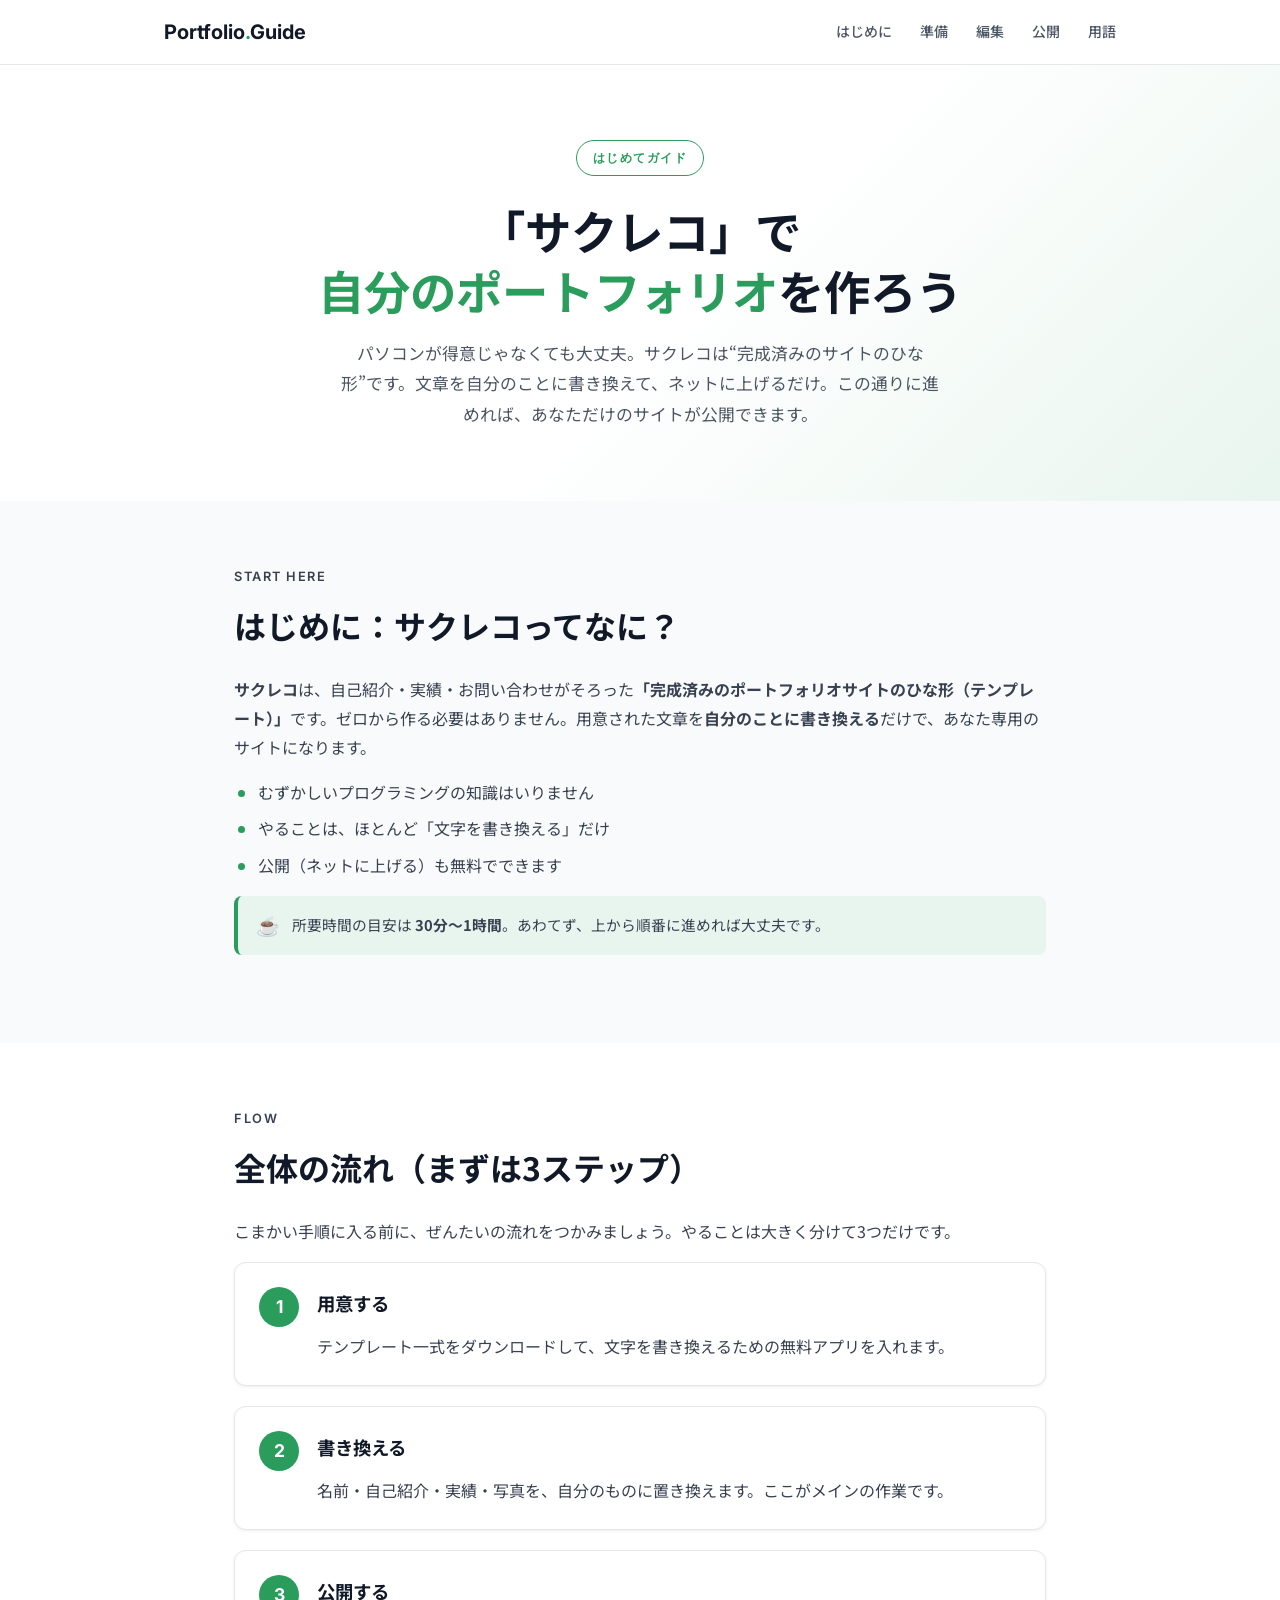
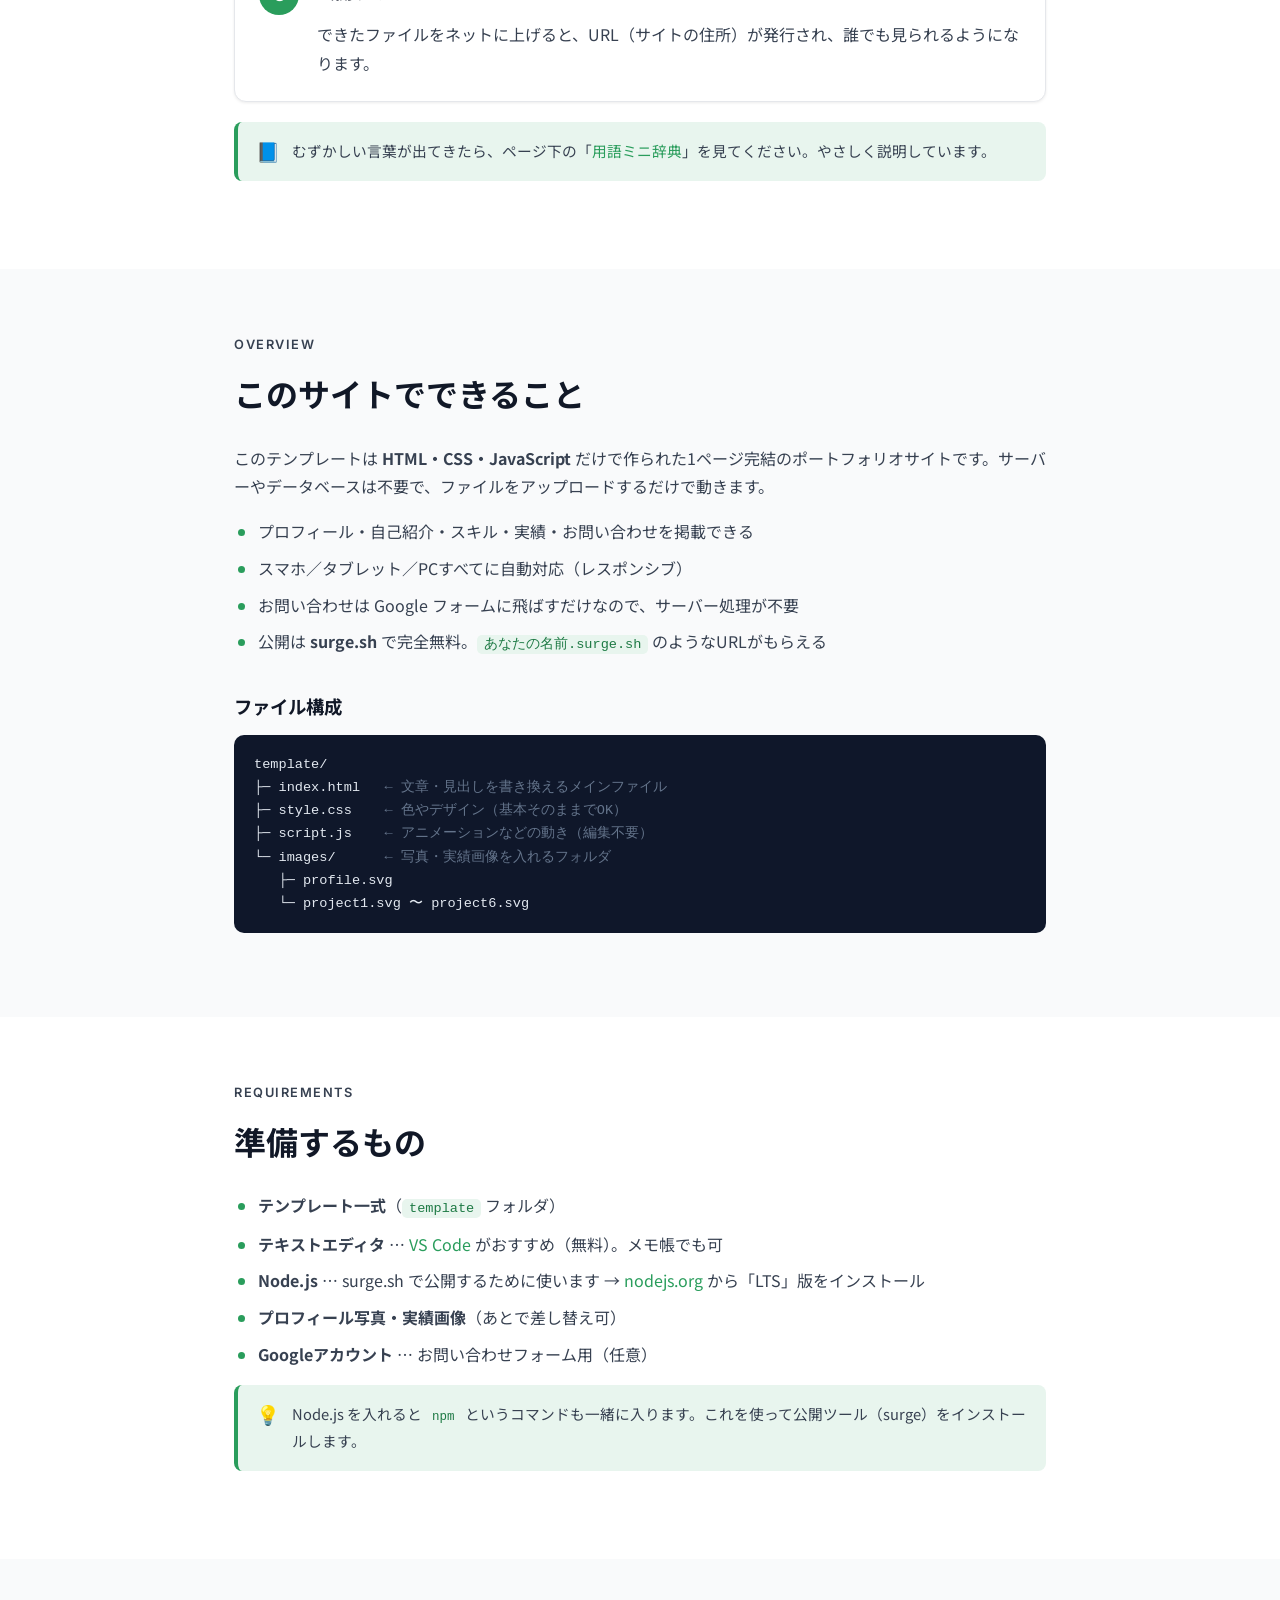
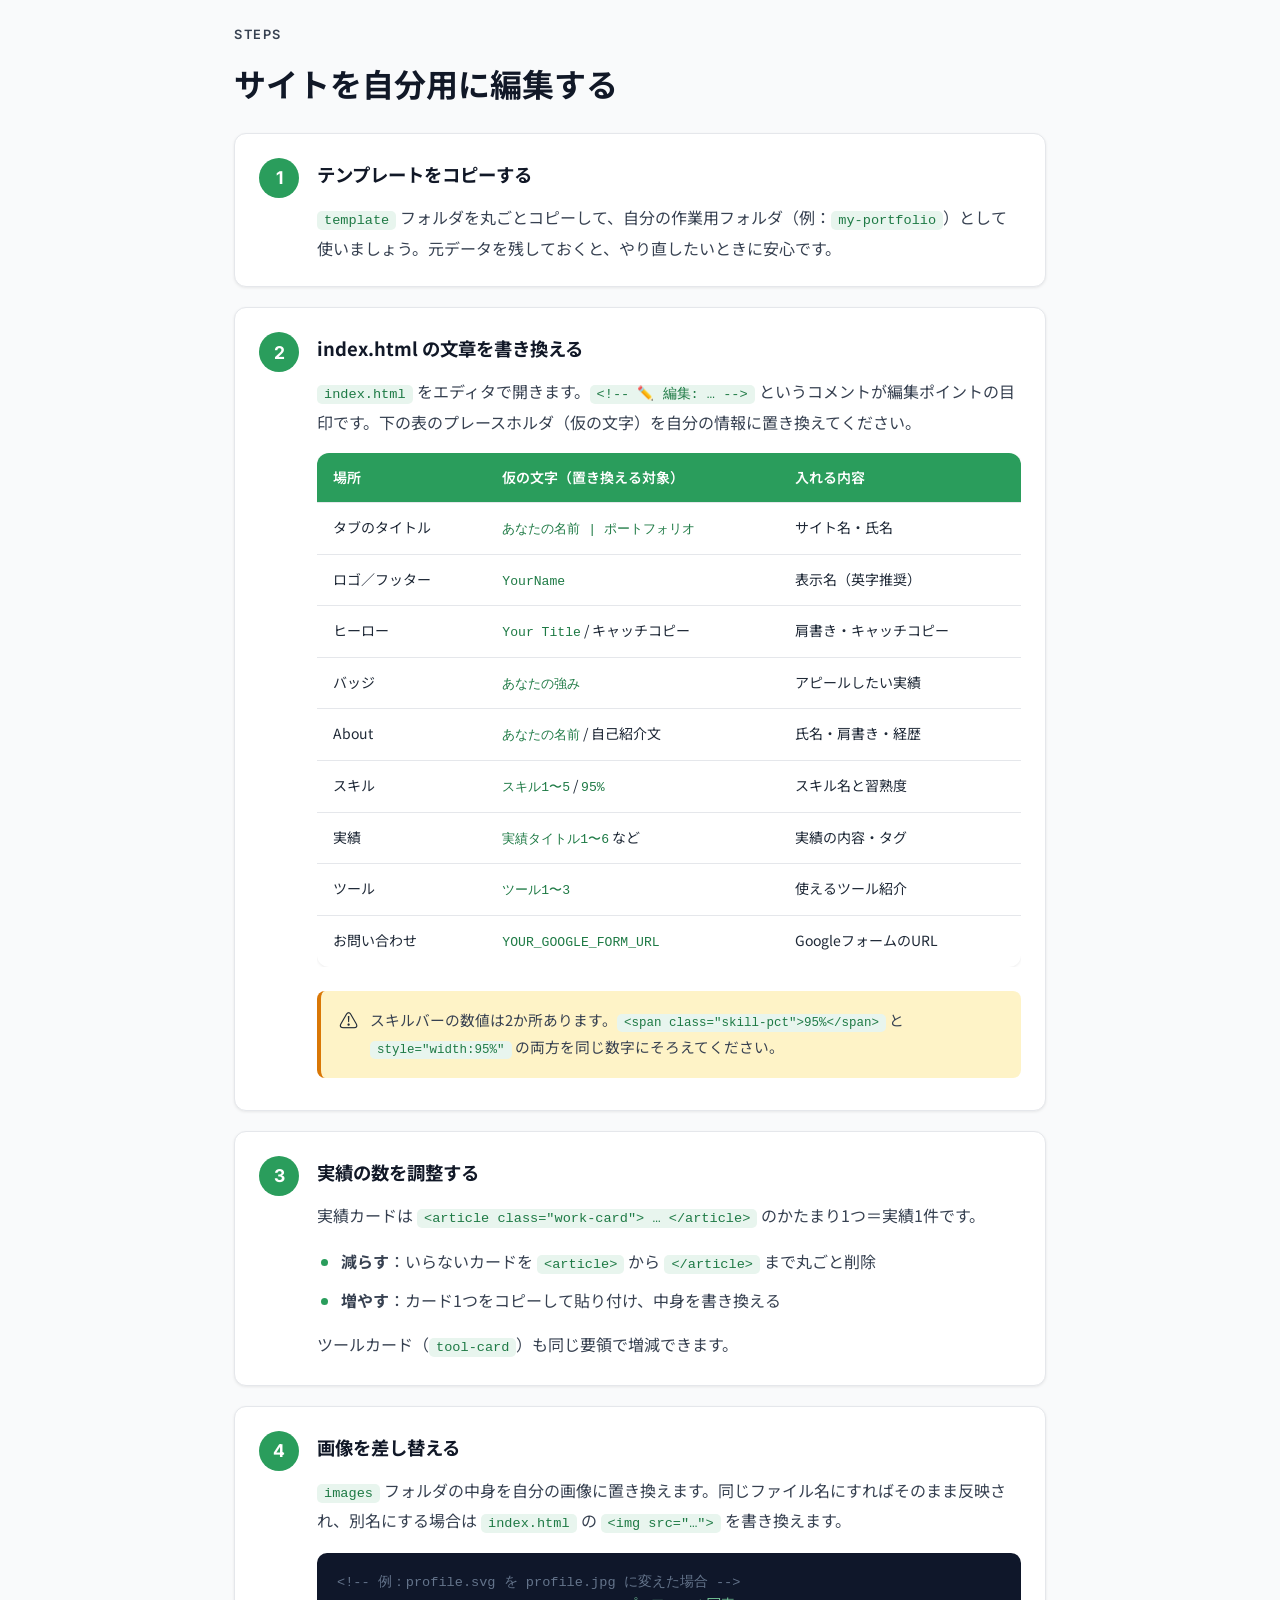
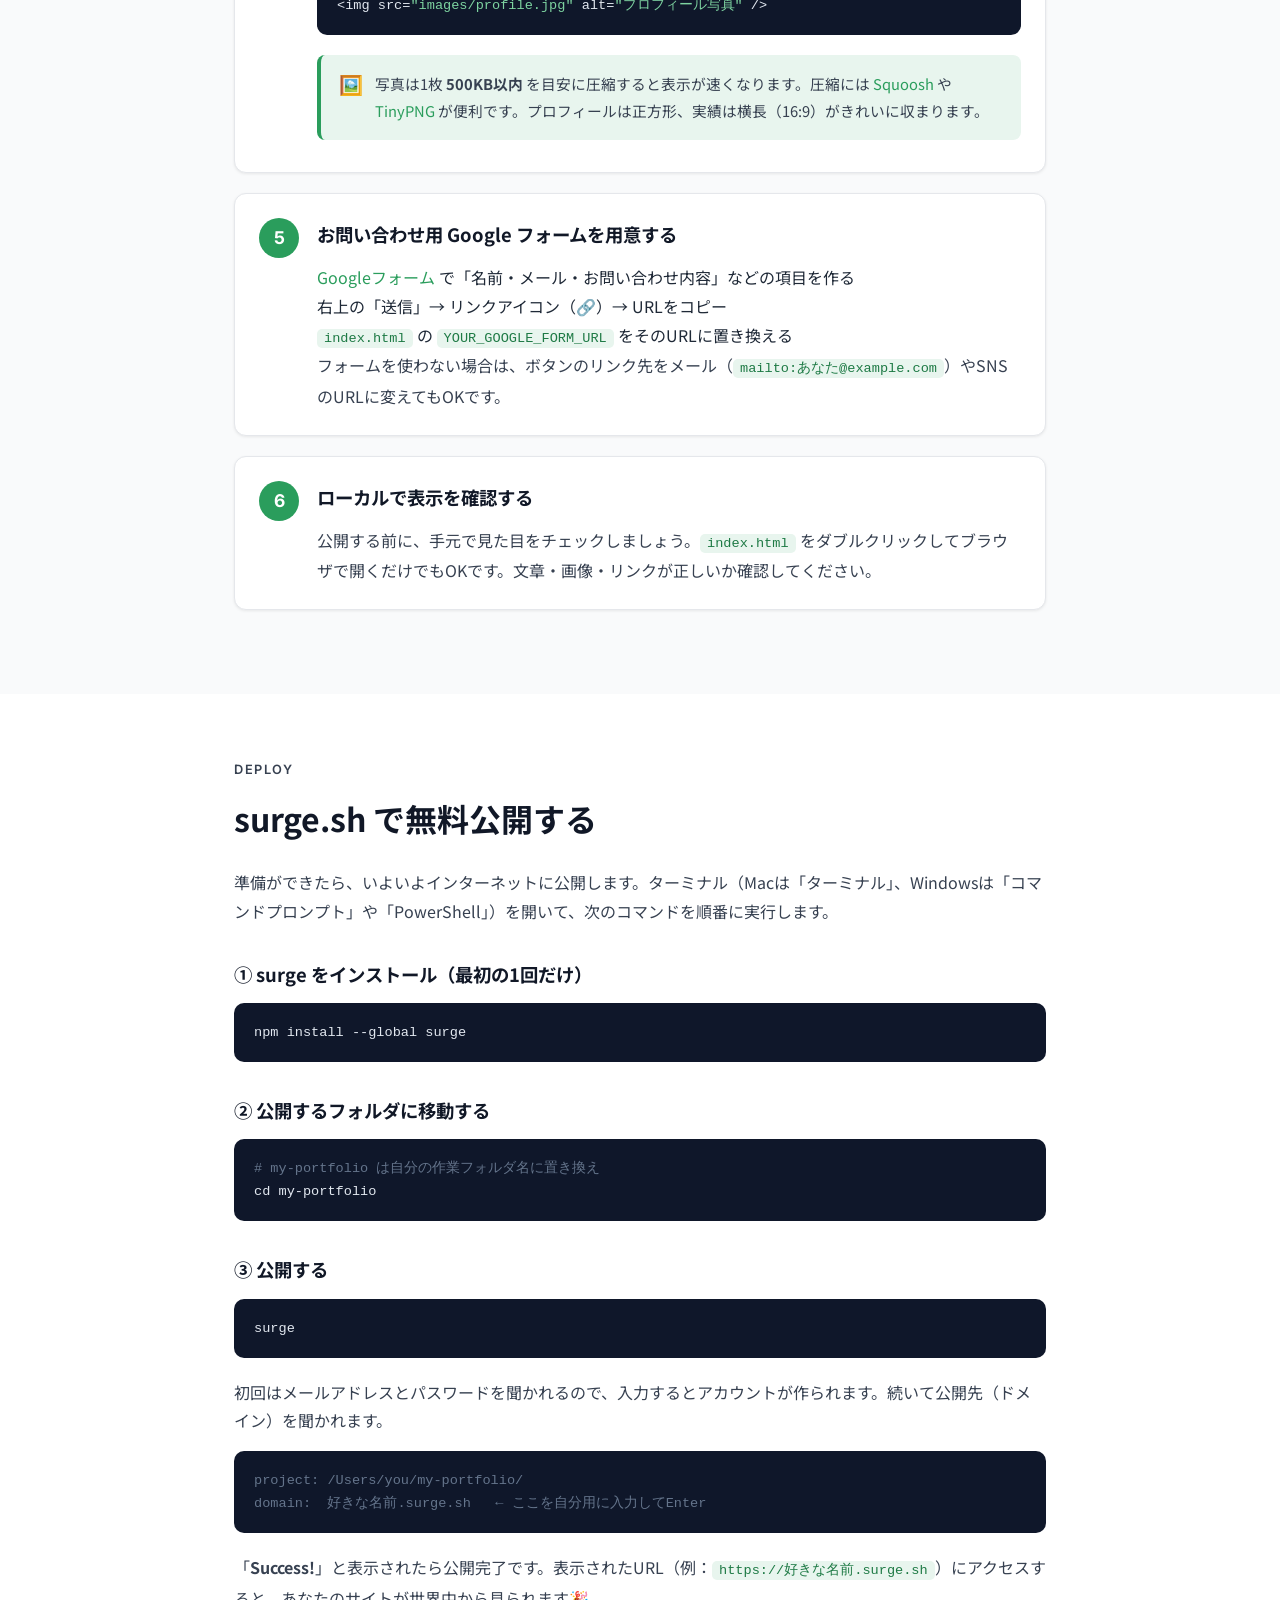
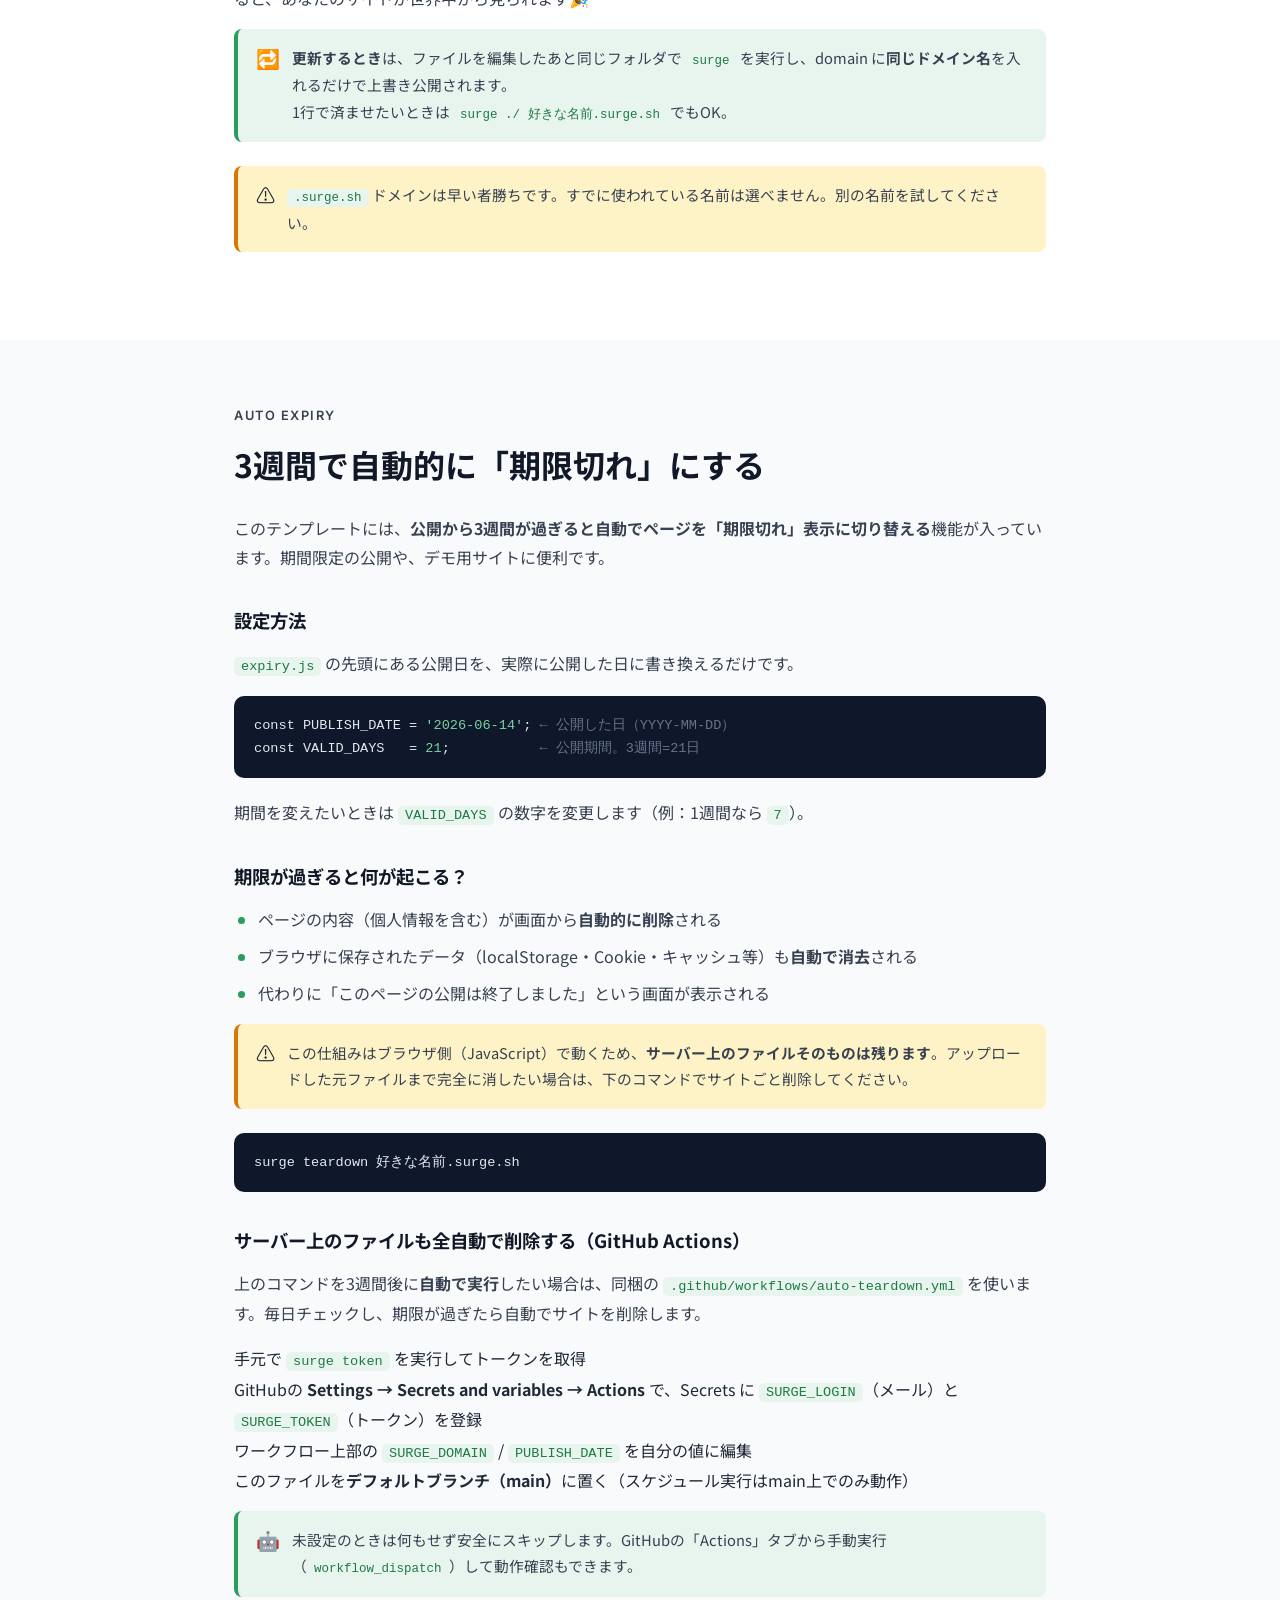
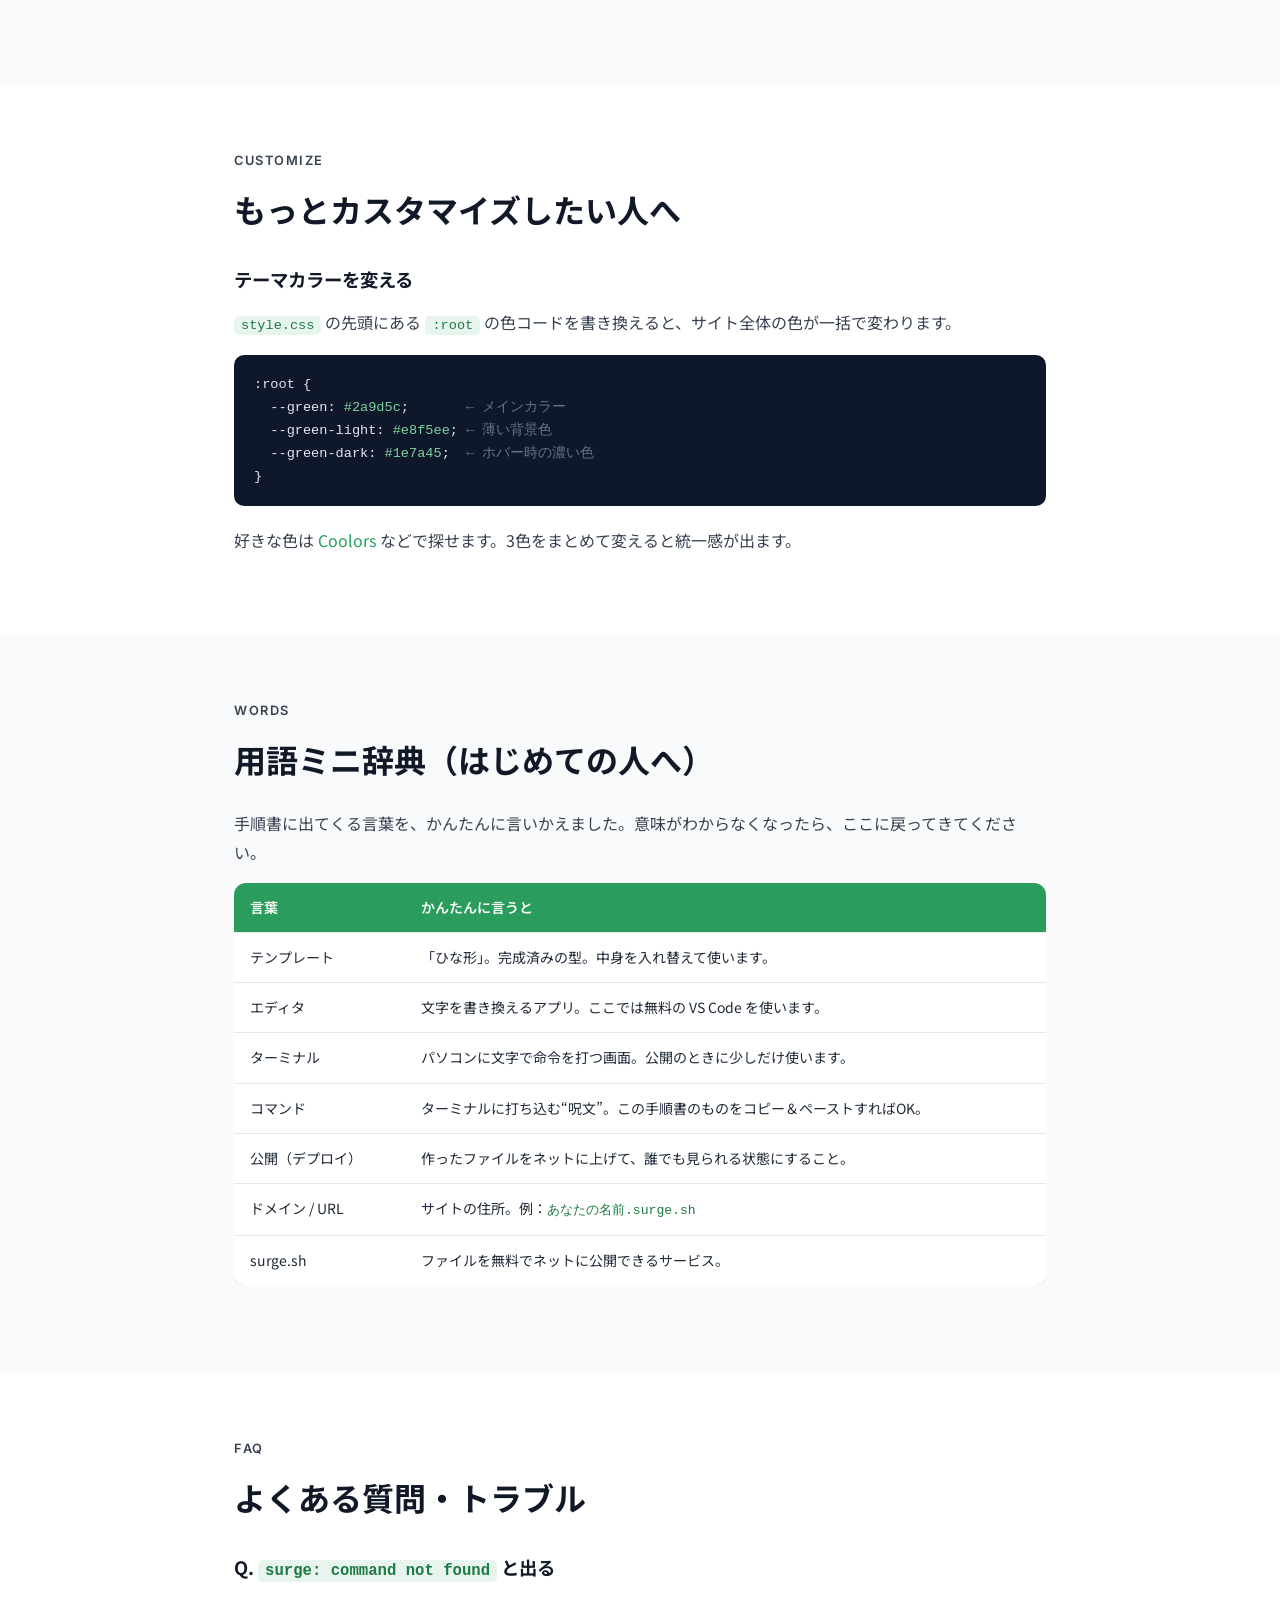
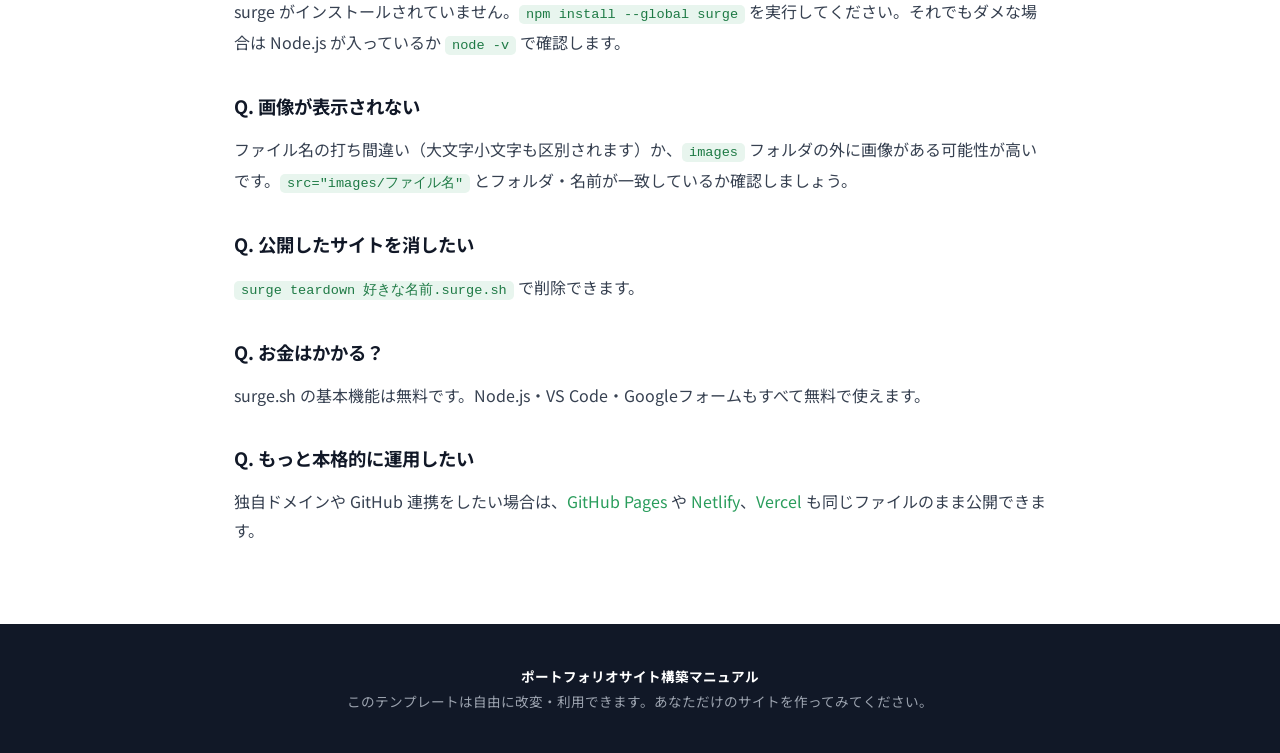
<file: distribution/guide/index.html>
<!DOCTYPE html>
<html lang="ja">
<head>
  <meta charset="UTF-8" />
  <meta name="viewport" content="width=device-width, initial-scale=1.0" />
  <title>サクレコの使い方｜はじめてガイド</title>
  <meta name="description" content="HTML/CSS/JSだけで作るポートフォリオサイトを、自分用にカスタマイズして surge.sh で無料公開するための手順書です。" />
  <link rel="preconnect" href="https://fonts.googleapis.com" />
  <link rel="preconnect" href="https://fonts.gstatic.com" crossorigin />
  <link href="https://fonts.googleapis.com/css2?family=Noto+Sans+JP:wght@300;400;500;700&family=Inter:wght@400;600;700&display=swap" rel="stylesheet" />
  <link rel="stylesheet" href="style.css" />
</head>
<body>

  <header class="header">
    <nav class="nav">
      <a href="#top" class="nav-logo">Portfolio<span>.</span>Guide</a>
      <div class="nav-links">
        <a href="#intro">はじめに</a>
        <a href="#prepare">準備</a>
        <a href="#edit">編集</a>
        <a href="#deploy">公開</a>
        <a href="#glossary">用語</a>
      </div>
    </nav>
  </header>

  <main id="top">

    <!-- ヒーロー -->
    <section class="hero">
      <div class="container">
        <span class="hero-badge">はじめてガイド</span>
        <h1>「サクレコ」で<br><span>自分のポートフォリオ</span>を作ろう</h1>
        <p>パソコンが得意じゃなくても大丈夫。サクレコは“完成済みのサイトのひな形”です。文章を自分のことに書き換えて、ネットに上げるだけ。この通りに進めれば、あなただけのサイトが公開できます。</p>
      </div>
    </section>

    <!-- はじめに -->
    <section class="section" id="intro">
      <div class="container">
        <p class="section-label">Start Here</p>
        <h2>はじめに：サクレコってなに？</h2>
        <p><strong>サクレコ</strong>は、自己紹介・実績・お問い合わせがそろった<strong>「完成済みのポートフォリオサイトのひな形（テンプレート）」</strong>です。ゼロから作る必要はありません。用意された文章を<strong>自分のことに書き換える</strong>だけで、あなた専用のサイトになります。</p>
        <ul class="bullets">
          <li>むずかしいプログラミングの知識はいりません</li>
          <li>やることは、ほとんど「文字を書き換える」だけ</li>
          <li>公開（ネットに上げる）も無料でできます</li>
        </ul>
        <div class="callout">
          <span class="ico">☕</span>
          <p>所要時間の目安は <strong>30分〜1時間</strong>。あわてず、上から順番に進めれば大丈夫です。</p>
        </div>
      </div>
    </section>

    <!-- 全体の流れ -->
    <section class="section" id="flow">
      <div class="container">
        <p class="section-label">Flow</p>
        <h2>全体の流れ（まずは3ステップ）</h2>
        <p>こまかい手順に入る前に、ぜんたいの流れをつかみましょう。やることは大きく分けて3つだけです。</p>
        <div class="step">
          <div class="step-num">1</div>
          <div class="step-body"><h3>用意する</h3><p>テンプレート一式をダウンロードして、文字を書き換えるための無料アプリを入れます。</p></div>
        </div>
        <div class="step">
          <div class="step-num">2</div>
          <div class="step-body"><h3>書き換える</h3><p>名前・自己紹介・実績・写真を、自分のものに置き換えます。ここがメインの作業です。</p></div>
        </div>
        <div class="step">
          <div class="step-num">3</div>
          <div class="step-body"><h3>公開する</h3><p>できたファイルをネットに上げると、URL（サイトの住所）が発行され、誰でも見られるようになります。</p></div>
        </div>
        <div class="callout">
          <span class="ico">📘</span>
          <p>むずかしい言葉が出てきたら、ページ下の「<a href="#glossary">用語ミニ辞典</a>」を見てください。やさしく説明しています。</p>
        </div>
      </div>
    </section>

    <!-- これは何 -->
    <section class="section">
      <div class="container">
        <p class="section-label">Overview</p>
        <h2>このサイトでできること</h2>
        <p>このテンプレートは <strong>HTML・CSS・JavaScript</strong> だけで作られた1ページ完結のポートフォリオサイトです。サーバーやデータベースは不要で、ファイルをアップロードするだけで動きます。</p>
        <ul class="bullets">
          <li>プロフィール・自己紹介・スキル・実績・お問い合わせを掲載できる</li>
          <li>スマホ／タブレット／PCすべてに自動対応（レスポンシブ）</li>
          <li>お問い合わせは Google フォームに飛ばすだけなので、サーバー処理が不要</li>
          <li>公開は <strong>surge.sh</strong> で完全無料。<code class="inline">あなたの名前.surge.sh</code> のようなURLがもらえる</li>
        </ul>
        <h3>ファイル構成</h3>
        <pre><code>template/
├─ index.html   <span class="cmt">← 文章・見出しを書き換えるメインファイル</span>
├─ style.css    <span class="cmt">← 色やデザイン（基本そのままでOK）</span>
├─ script.js    <span class="cmt">← アニメーションなどの動き（編集不要）</span>
└─ images/      <span class="cmt">← 写真・実績画像を入れるフォルダ</span>
   ├─ profile.svg
   └─ project1.svg 〜 project6.svg</code></pre>
      </div>
    </section>

    <!-- 準備するもの -->
    <section class="section" id="prepare">
      <div class="container">
        <p class="section-label">Requirements</p>
        <h2>準備するもの</h2>
        <ul class="bullets">
          <li><strong>テンプレート一式</strong>（<code class="inline">template</code> フォルダ）</li>
          <li><strong>テキストエディタ</strong> … <a href="https://code.visualstudio.com/" target="_blank" rel="noopener">VS Code</a> がおすすめ（無料）。メモ帳でも可</li>
          <li><strong>Node.js</strong> … surge.sh で公開するために使います → <a href="https://nodejs.org/" target="_blank" rel="noopener">nodejs.org</a> から「LTS」版をインストール</li>
          <li><strong>プロフィール写真・実績画像</strong>（あとで差し替え可）</li>
          <li><strong>Googleアカウント</strong> … お問い合わせフォーム用（任意）</li>
        </ul>
        <div class="callout">
          <span class="ico">💡</span>
          <p>Node.js を入れると <code class="inline">npm</code> というコマンドも一緒に入ります。これを使って公開ツール（surge）をインストールします。</p>
        </div>
      </div>
    </section>

    <!-- 手順 -->
    <section class="section" id="edit">
      <div class="container">
        <p class="section-label">Steps</p>
        <h2>サイトを自分用に編集する</h2>

        <div class="step">
          <div class="step-num">1</div>
          <div class="step-body">
            <h3>テンプレートをコピーする</h3>
            <p><code class="inline">template</code> フォルダを丸ごとコピーして、自分の作業用フォルダ（例：<code class="inline">my-portfolio</code>）として使いましょう。元データを残しておくと、やり直したいときに安心です。</p>
          </div>
        </div>

        <div class="step">
          <div class="step-num">2</div>
          <div class="step-body">
            <h3>index.html の文章を書き換える</h3>
            <p><code class="inline">index.html</code> をエディタで開きます。<code class="inline">&lt;!-- ✏️ 編集: … --&gt;</code> というコメントが編集ポイントの目印です。下の表のプレースホルダ（仮の文字）を自分の情報に置き換えてください。</p>
            <div class="table-wrap">
              <table>
                <tr><th>場所</th><th>仮の文字（置き換える対象）</th><th>入れる内容</th></tr>
                <tr><td>タブのタイトル</td><td><code>あなたの名前 | ポートフォリオ</code></td><td>サイト名・氏名</td></tr>
                <tr><td>ロゴ／フッター</td><td><code>YourName</code></td><td>表示名（英字推奨）</td></tr>
                <tr><td>ヒーロー</td><td><code>Your Title</code> / キャッチコピー</td><td>肩書き・キャッチコピー</td></tr>
                <tr><td>バッジ</td><td><code>あなたの強み</code></td><td>アピールしたい実績</td></tr>
                <tr><td>About</td><td><code>あなたの名前</code> / 自己紹介文</td><td>氏名・肩書き・経歴</td></tr>
                <tr><td>スキル</td><td><code>スキル1〜5</code> / <code>95%</code></td><td>スキル名と習熟度</td></tr>
                <tr><td>実績</td><td><code>実績タイトル1〜6</code> など</td><td>実績の内容・タグ</td></tr>
                <tr><td>ツール</td><td><code>ツール1〜3</code></td><td>使えるツール紹介</td></tr>
                <tr><td>お問い合わせ</td><td><code>YOUR_GOOGLE_FORM_URL</code></td><td>GoogleフォームのURL</td></tr>
              </table>
            </div>
            <div class="callout warn">
              <span class="ico">⚠️</span>
              <p>スキルバーの数値は2か所あります。<code class="inline">&lt;span class="skill-pct"&gt;95%&lt;/span&gt;</code> と <code class="inline">style="width:95%"</code> の両方を同じ数字にそろえてください。</p>
            </div>
          </div>
        </div>

        <div class="step">
          <div class="step-num">3</div>
          <div class="step-body">
            <h3>実績の数を調整する</h3>
            <p>実績カードは <code class="inline">&lt;article class="work-card"&gt; … &lt;/article&gt;</code> のかたまり1つ＝実績1件です。</p>
            <ul class="bullets">
              <li><strong>減らす</strong>：いらないカードを <code class="inline">&lt;article&gt;</code> から <code class="inline">&lt;/article&gt;</code> まで丸ごと削除</li>
              <li><strong>増やす</strong>：カード1つをコピーして貼り付け、中身を書き換える</li>
            </ul>
            <p>ツールカード（<code class="inline">tool-card</code>）も同じ要領で増減できます。</p>
          </div>
        </div>

        <div class="step">
          <div class="step-num">4</div>
          <div class="step-body">
            <h3>画像を差し替える</h3>
            <p><code class="inline">images</code> フォルダの中身を自分の画像に置き換えます。同じファイル名にすればそのまま反映され、別名にする場合は <code class="inline">index.html</code> の <code class="inline">&lt;img src="…"&gt;</code> を書き換えます。</p>
            <pre><code><span class="cmt">&lt;!-- 例：profile.svg を profile.jpg に変えた場合 --&gt;</span>
&lt;img src=<span class="tok">"images/profile.jpg"</span> alt=<span class="tok">"プロフィール写真"</span> /&gt;</code></pre>
            <div class="callout">
              <span class="ico">🖼️</span>
              <p>写真は1枚 <strong>500KB以内</strong> を目安に圧縮すると表示が速くなります。圧縮には <a href="https://squoosh.app/" target="_blank" rel="noopener">Squoosh</a> や <a href="https://tinypng.com/" target="_blank" rel="noopener">TinyPNG</a> が便利です。プロフィールは正方形、実績は横長（16:9）がきれいに収まります。</p>
            </div>
          </div>
        </div>

        <div class="step">
          <div class="step-num">5</div>
          <div class="step-body">
            <h3>お問い合わせ用 Google フォームを用意する</h3>
            <ol class="bullets">
              <li><a href="https://forms.google.com/" target="_blank" rel="noopener">Googleフォーム</a> で「名前・メール・お問い合わせ内容」などの項目を作る</li>
              <li>右上の「送信」→ リンクアイコン（🔗）→ URLをコピー</li>
              <li><code class="inline">index.html</code> の <code class="inline">YOUR_GOOGLE_FORM_URL</code> をそのURLに置き換える</li>
            </ol>
            <p>フォームを使わない場合は、ボタンのリンク先をメール（<code class="inline">mailto:あなた@example.com</code>）やSNSのURLに変えてもOKです。</p>
          </div>
        </div>

        <div class="step">
          <div class="step-num">6</div>
          <div class="step-body">
            <h3>ローカルで表示を確認する</h3>
            <p>公開する前に、手元で見た目をチェックしましょう。<code class="inline">index.html</code> をダブルクリックしてブラウザで開くだけでもOKです。文章・画像・リンクが正しいか確認してください。</p>
          </div>
        </div>
      </div>
    </section>

    <!-- 公開 -->
    <section class="section" id="deploy">
      <div class="container">
        <p class="section-label">Deploy</p>
        <h2>surge.sh で無料公開する</h2>
        <p>準備ができたら、いよいよインターネットに公開します。ターミナル（Macは「ターミナル」、Windowsは「コマンドプロンプト」や「PowerShell」）を開いて、次のコマンドを順番に実行します。</p>

        <h3>① surge をインストール（最初の1回だけ）</h3>
        <pre><code>npm install --global surge</code></pre>

        <h3>② 公開するフォルダに移動する</h3>
        <pre><code><span class="cmt"># my-portfolio は自分の作業フォルダ名に置き換え</span>
cd my-portfolio</code></pre>

        <h3>③ 公開する</h3>
        <pre><code>surge</code></pre>
        <p>初回はメールアドレスとパスワードを聞かれるので、入力するとアカウントが作られます。続いて公開先（ドメイン）を聞かれます。</p>
        <pre><code><span class="cmt">project: /Users/you/my-portfolio/</span>
<span class="cmt">domain:  好きな名前.surge.sh</span>   <span class="cmt">← ここを自分用に入力してEnter</span></code></pre>
        <p>「<strong>Success!</strong>」と表示されたら公開完了です。表示されたURL（例：<code class="inline">https://好きな名前.surge.sh</code>）にアクセスすると、あなたのサイトが世界中から見られます🎉</p>

        <div class="callout">
          <span class="ico">🔁</span>
          <p><strong>更新するとき</strong>は、ファイルを編集したあと同じフォルダで <code class="inline">surge</code> を実行し、domain に<strong>同じドメイン名</strong>を入れるだけで上書き公開されます。<br>1行で済ませたいときは <code class="inline">surge ./ 好きな名前.surge.sh</code> でもOK。</p>
        </div>
        <div class="callout warn">
          <span class="ico">⚠️</span>
          <p><code class="inline">.surge.sh</code> ドメインは早い者勝ちです。すでに使われている名前は選べません。別の名前を試してください。</p>
        </div>
      </div>
    </section>

    <!-- 自動公開期限 -->
    <section class="section" id="expiry">
      <div class="container">
        <p class="section-label">Auto Expiry</p>
        <h2>3週間で自動的に「期限切れ」にする</h2>
        <p>このテンプレートには、<strong>公開から3週間が過ぎると自動でページを「期限切れ」表示に切り替える</strong>機能が入っています。期間限定の公開や、デモ用サイトに便利です。</p>

        <h3>設定方法</h3>
        <p><code class="inline">expiry.js</code> の先頭にある公開日を、実際に公開した日に書き換えるだけです。</p>
        <pre><code>const PUBLISH_DATE = <span class="tok">'2026-06-14'</span>; <span class="cmt">← 公開した日（YYYY-MM-DD）</span>
const VALID_DAYS   = <span class="tok">21</span>;           <span class="cmt">← 公開期間。3週間=21日</span></code></pre>
        <p>期間を変えたいときは <code class="inline">VALID_DAYS</code> の数字を変更します（例：1週間なら <code class="inline">7</code>）。</p>

        <h3>期限が過ぎると何が起こる？</h3>
        <ul class="bullets">
          <li>ページの内容（個人情報を含む）が画面から<strong>自動的に削除</strong>される</li>
          <li>ブラウザに保存されたデータ（localStorage・Cookie・キャッシュ等）も<strong>自動で消去</strong>される</li>
          <li>代わりに「このページの公開は終了しました」という画面が表示される</li>
        </ul>

        <div class="callout warn">
          <span class="ico">⚠️</span>
          <p>この仕組みはブラウザ側（JavaScript）で動くため、<strong>サーバー上のファイルそのものは残ります</strong>。アップロードした元ファイルまで完全に消したい場合は、下のコマンドでサイトごと削除してください。</p>
        </div>
        <pre><code>surge teardown 好きな名前.surge.sh</code></pre>

        <h3>サーバー上のファイルも全自動で削除する（GitHub Actions）</h3>
        <p>上のコマンドを3週間後に<strong>自動で実行</strong>したい場合は、同梱の <code class="inline">.github/workflows/auto-teardown.yml</code> を使います。毎日チェックし、期限が過ぎたら自動でサイトを削除します。</p>
        <ol class="bullets">
          <li>手元で <code class="inline">surge token</code> を実行してトークンを取得</li>
          <li>GitHubの <strong>Settings → Secrets and variables → Actions</strong> で、Secrets に <code class="inline">SURGE_LOGIN</code>（メール）と <code class="inline">SURGE_TOKEN</code>（トークン）を登録</li>
          <li>ワークフロー上部の <code class="inline">SURGE_DOMAIN</code> / <code class="inline">PUBLISH_DATE</code> を自分の値に編集</li>
          <li>このファイルを<strong>デフォルトブランチ（main）</strong>に置く（スケジュール実行はmain上でのみ動作）</li>
        </ol>
        <div class="callout">
          <span class="ico">🤖</span>
          <p>未設定のときは何もせず安全にスキップします。GitHubの「Actions」タブから手動実行（<code class="inline">workflow_dispatch</code>）して動作確認もできます。</p>
        </div>
      </div>
    </section>

    <!-- カスタマイズ -->
    <section class="section">
      <div class="container">
        <p class="section-label">Customize</p>
        <h2>もっとカスタマイズしたい人へ</h2>
        <h3>テーマカラーを変える</h3>
        <p><code class="inline">style.css</code> の先頭にある <code class="inline">:root</code> の色コードを書き換えると、サイト全体の色が一括で変わります。</p>
        <pre><code>:root {
  --green: <span class="tok">#2a9d5c</span>;       <span class="cmt">← メインカラー</span>
  --green-light: <span class="tok">#e8f5ee</span>; <span class="cmt">← 薄い背景色</span>
  --green-dark: <span class="tok">#1e7a45</span>;  <span class="cmt">← ホバー時の濃い色</span>
}</code></pre>
        <p>好きな色は <a href="https://coolors.co/" target="_blank" rel="noopener">Coolors</a> などで探せます。3色をまとめて変えると統一感が出ます。</p>
      </div>
    </section>

    <!-- 用語ミニ辞典 -->
    <section class="section" id="glossary">
      <div class="container">
        <p class="section-label">Words</p>
        <h2>用語ミニ辞典（はじめての人へ）</h2>
        <p>手順書に出てくる言葉を、かんたんに言いかえました。意味がわからなくなったら、ここに戻ってきてください。</p>
        <div class="table-wrap">
          <table>
            <tr><th>言葉</th><th>かんたんに言うと</th></tr>
            <tr><td>テンプレート</td><td>「ひな形」。完成済みの型。中身を入れ替えて使います。</td></tr>
            <tr><td>エディタ</td><td>文字を書き換えるアプリ。ここでは無料の VS Code を使います。</td></tr>
            <tr><td>ターミナル</td><td>パソコンに文字で命令を打つ画面。公開のときに少しだけ使います。</td></tr>
            <tr><td>コマンド</td><td>ターミナルに打ち込む“呪文”。この手順書のものをコピー＆ペーストすればOK。</td></tr>
            <tr><td>公開（デプロイ）</td><td>作ったファイルをネットに上げて、誰でも見られる状態にすること。</td></tr>
            <tr><td>ドメイン / URL</td><td>サイトの住所。例：<code>あなたの名前.surge.sh</code></td></tr>
            <tr><td>surge.sh</td><td>ファイルを無料でネットに公開できるサービス。</td></tr>
          </table>
        </div>
      </div>
    </section>

    <!-- FAQ -->
    <section class="section" id="faq">
      <div class="container">
        <p class="section-label">FAQ</p>
        <h2>よくある質問・トラブル</h2>

        <h3>Q. <code class="inline">surge: command not found</code> と出る</h3>
        <p>surge がインストールされていません。<code class="inline">npm install --global surge</code> を実行してください。それでもダメな場合は Node.js が入っているか <code class="inline">node -v</code> で確認します。</p>

        <h3>Q. 画像が表示されない</h3>
        <p>ファイル名の打ち間違い（大文字小文字も区別されます）か、<code class="inline">images</code> フォルダの外に画像がある可能性が高いです。<code class="inline">src="images/ファイル名"</code> とフォルダ・名前が一致しているか確認しましょう。</p>

        <h3>Q. 公開したサイトを消したい</h3>
        <p><code class="inline">surge teardown 好きな名前.surge.sh</code> で削除できます。</p>

        <h3>Q. お金はかかる？</h3>
        <p>surge.sh の基本機能は無料です。Node.js・VS Code・Googleフォームもすべて無料で使えます。</p>

        <h3>Q. もっと本格的に運用したい</h3>
        <p>独自ドメインや GitHub 連携をしたい場合は、<a href="https://pages.github.com/" target="_blank" rel="noopener">GitHub Pages</a> や <a href="https://www.netlify.com/" target="_blank" rel="noopener">Netlify</a>、<a href="https://vercel.com/" target="_blank" rel="noopener">Vercel</a> も同じファイルのまま公開できます。</p>
      </div>
    </section>

  </main>

  <footer class="footer">
    <p><strong>ポートフォリオサイト構築マニュアル</strong></p>
    <p>このテンプレートは自由に改変・利用できます。あなただけのサイトを作ってみてください。</p>
  </footer>

</body>
</html>
</file>
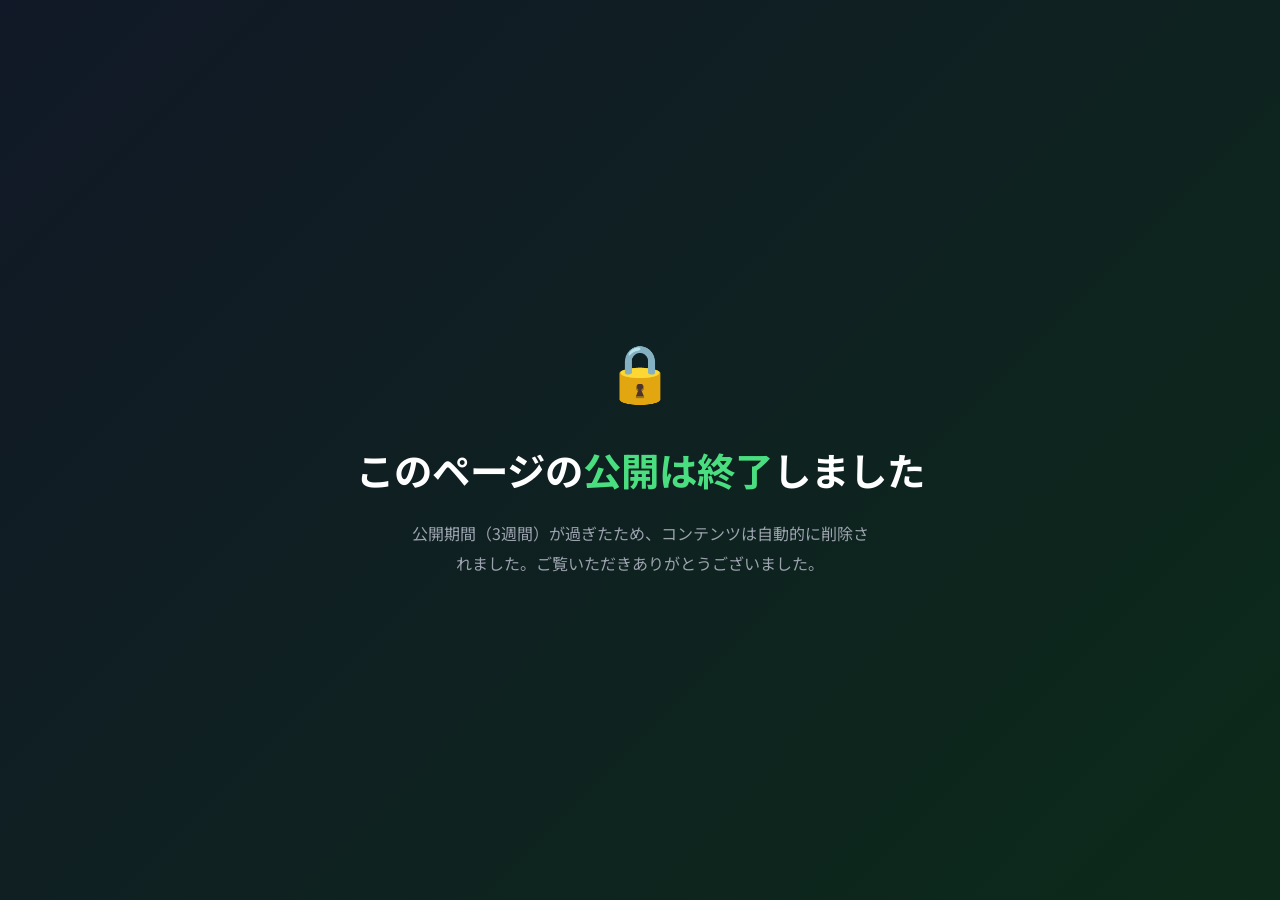
<file: distribution/template/index.html>
<!DOCTYPE html>
<html lang="ja">
<head>
  <meta charset="UTF-8" />
  <meta name="viewport" content="width=device-width, initial-scale=1.0" />
  <!-- ✏️ 編集: ブラウザのタブに表示されるタイトル -->
  <title>あなたの名前 | ポートフォリオ</title>
  <link rel="preconnect" href="https://fonts.googleapis.com" />
  <link rel="preconnect" href="https://fonts.gstatic.com" crossorigin />
  <link href="https://fonts.googleapis.com/css2?family=Noto+Sans+JP:wght@300;400;500;700&family=Inter:wght@300;400;500;600;700&display=swap" rel="stylesheet" />
  <link rel="stylesheet" href="style.css" />
  <!-- パスワードによる簡易ロック。パスワードは auth.js で設定 -->
  <script src="auth.js" defer></script>
  <!-- 公開期限の自動管理（3週間で自動「期限切れ」表示＋データ削除）。公開日は expiry.js で設定 -->
  <script src="expiry.js" defer></script>
</head>
<body>

  <!-- ナビゲーション -->
  <header class="header" id="header">
    <nav class="nav container">
      <!-- ✏️ 編集: ロゴに表示する名前（英字推奨） -->
      <a href="#hero" class="nav-logo">YourName<span>.</span></a>
      <ul class="nav-list" id="nav-list">
        <li><a href="#about" class="nav-link">About</a></li>
        <li><a href="#works" class="nav-link">Works</a></li>
        <li><a href="#tools" class="nav-link">Tools</a></li>
        <li><a href="#contact" class="nav-link contact-btn">Contact</a></li>
      </ul>
      <button class="hamburger" id="hamburger" aria-label="メニューを開く">
        <span></span><span></span><span></span>
      </button>
    </nav>
  </header>

  <main>

    <!-- ヒーローセクション -->
    <section class="hero" id="hero">
      <div class="container hero-inner">
        <div class="hero-text">
          <!-- ✏️ 編集: 肩書き（英字）-->
          <p class="hero-label">Your Title</p>
          <!-- ✏️ 編集: キャッチコピー。<br>で改行、<span class="accent">で色付き -->
          <h1 class="hero-title">あなたの<br>キャッチコピーを<br><span class="accent">ここに。</span></h1>
          <!-- ✏️ 編集: 自分が何をする人かの一言説明 -->
          <p class="hero-desc">あなたの強みや提供できる価値を<br>2〜3行で簡潔に説明しましょう。</p>
          <div class="hero-cta">
            <a href="#works" class="btn btn-primary">実績を見る</a>
            <a href="#contact" class="btn btn-outline">お問い合わせ</a>
          </div>
        </div>
        <div class="hero-image">
          <div class="hero-image-wrap">
            <!-- ✏️ 編集: images/profile.svg を自分の写真に差し替え -->
            <img src="images/profile.svg" alt="プロフィール写真" />
          </div>
          <div class="hero-badge">
            <span class="badge-icon">⭐</span>
            <div>
              <!-- ✏️ 編集: アピールしたい実績バッジ -->
              <p class="badge-title">あなたの強み</p>
              <p class="badge-sub">代表的な実績を一言で</p>
            </div>
          </div>
        </div>
      </div>
      <div class="hero-scroll">
        <span></span>
      </div>
    </section>

    <!-- About セクション -->
    <section class="about section" id="about">
      <div class="container">
        <div class="section-header">
          <p class="section-label">About Me</p>
          <h2 class="section-title">自己紹介</h2>
        </div>
        <div class="about-grid">
          <div class="about-profile">
            <!-- ✏️ 編集: images/profile.svg を自分の写真に差し替え -->
            <img src="images/profile.svg" alt="プロフィール" class="about-photo" />
            <div class="about-name-block">
              <!-- ✏️ 編集: 名前と肩書き -->
              <h3 class="about-name">あなたの名前</h3>
              <p class="about-role">あなたの肩書き</p>
            </div>
          </div>
          <div class="about-content">
            <div class="about-bio">
              <!-- ✏️ 編集: 自己紹介文。段落は <p> で増やせます -->
              <p>あなたの経歴・得意分野・大事にしている価値観などを書きましょう。最初の段落で「何をする人か」が伝わるようにすると効果的です。</p>
              <p>2段落目では具体的な実績やこれまでの取り組みを書くと説得力が増します。数字（◯人・◯件・◯%など）を入れると印象に残ります。</p>
            </div>
            <div class="skills-section">
              <h4 class="skills-title">スキルセット</h4>
              <!-- ✏️ 編集: スキル名と数値(%)。style="width:XX%" も同じ数値に合わせる -->
              <div class="skills-grid">
                <div class="skill-item">
                  <div class="skill-header">
                    <span class="skill-name">スキル1</span>
                    <span class="skill-pct">95%</span>
                  </div>
                  <div class="skill-bar"><div class="skill-fill" style="width:95%"></div></div>
                </div>
                <div class="skill-item">
                  <div class="skill-header">
                    <span class="skill-name">スキル2</span>
                    <span class="skill-pct">90%</span>
                  </div>
                  <div class="skill-bar"><div class="skill-fill" style="width:90%"></div></div>
                </div>
                <div class="skill-item">
                  <div class="skill-header">
                    <span class="skill-name">スキル3</span>
                    <span class="skill-pct">80%</span>
                  </div>
                  <div class="skill-bar"><div class="skill-fill" style="width:80%"></div></div>
                </div>
                <div class="skill-item">
                  <div class="skill-header">
                    <span class="skill-name">スキル4</span>
                    <span class="skill-pct">85%</span>
                  </div>
                  <div class="skill-bar"><div class="skill-fill" style="width:85%"></div></div>
                </div>
                <div class="skill-item">
                  <div class="skill-header">
                    <span class="skill-name">スキル5</span>
                    <span class="skill-pct">75%</span>
                  </div>
                  <div class="skill-bar"><div class="skill-fill" style="width:75%"></div></div>
                </div>
              </div>
            </div>
          </div>
        </div>
      </div>
    </section>

    <!-- Works セクション -->
    <!-- ✏️ 編集: 各 <article class="work-card"> が1つの実績。不要なら丸ごと削除、増やすならコピー -->
    <section class="works section" id="works">
      <div class="container">
        <div class="section-header">
          <p class="section-label">Works</p>
          <h2 class="section-title">実績一覧</h2>
        </div>
        <div class="works-grid">

          <article class="work-card">
            <div class="work-thumb">
              <img src="images/project1.svg" alt="実績1" />
              <span class="work-tag">カテゴリ</span>
            </div>
            <div class="work-body">
              <h3 class="work-title">実績タイトル1</h3>
              <p class="work-desc">この実績で何をしたか、どんな成果が出たかを説明します。使った技術や工夫したポイントを書くと伝わりやすくなります。</p>
              <div class="work-tags">
                <span>タグ1</span><span>タグ2</span><span>タグ3</span>
              </div>
            </div>
          </article>

          <article class="work-card">
            <div class="work-thumb">
              <img src="images/project2.svg" alt="実績2" />
              <span class="work-tag">カテゴリ</span>
            </div>
            <div class="work-body">
              <h3 class="work-title">実績タイトル2</h3>
              <p class="work-desc">この実績で何をしたか、どんな成果が出たかを説明します。使った技術や工夫したポイントを書くと伝わりやすくなります。</p>
              <div class="work-tags">
                <span>タグ1</span><span>タグ2</span><span>タグ3</span>
              </div>
            </div>
          </article>

          <article class="work-card">
            <div class="work-thumb">
              <img src="images/project3.svg" alt="実績3" />
              <span class="work-tag">カテゴリ</span>
            </div>
            <div class="work-body">
              <h3 class="work-title">実績タイトル3</h3>
              <p class="work-desc">この実績で何をしたか、どんな成果が出たかを説明します。使った技術や工夫したポイントを書くと伝わりやすくなります。</p>
              <div class="work-tags">
                <span>タグ1</span><span>タグ2</span><span>タグ3</span>
              </div>
            </div>
          </article>

          <article class="work-card">
            <div class="work-thumb">
              <img src="images/project4.svg" alt="実績4" />
              <span class="work-tag">カテゴリ</span>
            </div>
            <div class="work-body">
              <h3 class="work-title">実績タイトル4</h3>
              <p class="work-desc">この実績で何をしたか、どんな成果が出たかを説明します。使った技術や工夫したポイントを書くと伝わりやすくなります。</p>
              <div class="work-tags">
                <span>タグ1</span><span>タグ2</span><span>タグ3</span>
              </div>
            </div>
          </article>

          <article class="work-card">
            <div class="work-thumb">
              <img src="images/project5.svg" alt="実績5" />
              <span class="work-tag">カテゴリ</span>
            </div>
            <div class="work-body">
              <h3 class="work-title">実績タイトル5</h3>
              <p class="work-desc">この実績で何をしたか、どんな成果が出たかを説明します。使った技術や工夫したポイントを書くと伝わりやすくなります。</p>
              <div class="work-tags">
                <span>タグ1</span><span>タグ2</span><span>タグ3</span>
              </div>
            </div>
          </article>

          <article class="work-card">
            <div class="work-thumb">
              <img src="images/project6.svg" alt="実績6" />
              <span class="work-tag">カテゴリ</span>
            </div>
            <div class="work-body">
              <h3 class="work-title">実績タイトル6</h3>
              <p class="work-desc">この実績で何をしたか、どんな成果が出たかを説明します。使った技術や工夫したポイントを書くと伝わりやすくなります。</p>
              <div class="work-tags">
                <span>タグ1</span><span>タグ2</span><span>タグ3</span>
              </div>
            </div>
          </article>

        </div>
      </div>
    </section>

    <!-- Tools セクション -->
    <!-- ✏️ 編集: 使えるツール／サービスを紹介。アイコンSVGはそのまま流用OK -->
    <section class="tools section" id="tools">
      <div class="container">
        <div class="section-header">
          <p class="section-label">Tools</p>
          <h2 class="section-title">使用可能ツール</h2>
        </div>
        <div class="tools-grid">

          <div class="tool-card">
            <div class="tool-icon">
              <svg viewBox="0 0 40 40" fill="none" xmlns="http://www.w3.org/2000/svg">
                <circle cx="20" cy="20" r="18" fill="#2a9d5c" opacity="0.15"/>
                <path d="M12 28V14l8-4 8 4v14l-8 4-8-4z" stroke="#2a9d5c" stroke-width="2" stroke-linejoin="round"/>
                <path d="M20 10v18M12 14l8 4 8-4" stroke="#2a9d5c" stroke-width="2"/>
              </svg>
            </div>
            <h3 class="tool-name">ツール1</h3>
            <p class="tool-desc">このツールで何ができるか、どう活用しているかを説明します。</p>
            <ul class="tool-features">
              <li>特徴・できること1</li>
              <li>特徴・できること2</li>
              <li>特徴・できること3</li>
            </ul>
          </div>

          <div class="tool-card tool-card--featured">
            <div class="tool-icon">
              <svg viewBox="0 0 40 40" fill="none" xmlns="http://www.w3.org/2000/svg">
                <circle cx="20" cy="20" r="18" fill="#2a9d5c" opacity="0.15"/>
                <path d="M20 8C13.373 8 8 13.373 8 20s5.373 12 12 12 12-5.373 12-12S26.627 8 20 8z" stroke="#2a9d5c" stroke-width="2"/>
                <path d="M15 20h10M20 15v10" stroke="#2a9d5c" stroke-width="2" stroke-linecap="round"/>
              </svg>
            </div>
            <h3 class="tool-name">ツール2</h3>
            <p class="tool-desc">一番得意・よく使うツールは featured クラスで強調できます。</p>
            <ul class="tool-features">
              <li>特徴・できること1</li>
              <li>特徴・できること2</li>
              <li>特徴・できること3</li>
            </ul>
          </div>

          <div class="tool-card">
            <div class="tool-icon">
              <svg viewBox="0 0 40 40" fill="none" xmlns="http://www.w3.org/2000/svg">
                <circle cx="20" cy="20" r="18" fill="#2a9d5c" opacity="0.15"/>
                <path d="M20 8l3.5 8.5L32 20l-8.5 3.5L20 32l-3.5-8.5L8 20l8.5-3.5L20 8z" stroke="#2a9d5c" stroke-width="2" stroke-linejoin="round"/>
              </svg>
            </div>
            <h3 class="tool-name">ツール3</h3>
            <p class="tool-desc">このツールで何ができるか、どう活用しているかを説明します。</p>
            <ul class="tool-features">
              <li>特徴・できること1</li>
              <li>特徴・できること2</li>
              <li>特徴・できること3</li>
            </ul>
          </div>

        </div>
      </div>
    </section>

    <!-- Contact セクション -->
    <section class="contact section" id="contact">
      <div class="container">
        <div class="section-header">
          <p class="section-label">Contact</p>
          <h2 class="section-title">お問い合わせ</h2>
          <p class="section-desc">お気軽にご相談ください。</p>
        </div>
        <div class="contact-wrap">
          <div class="contact-google-form">
            <p class="contact-form-desc">下記のボタンからGoogleフォームにてお問い合わせいただけます。<br>どんなことでもお気軽にどうぞ。</p>
            <!-- ✏️ 編集: href の YOUR_GOOGLE_FORM_URL を自分のGoogleフォームURLに差し替え -->
            <a href="YOUR_GOOGLE_FORM_URL" target="_blank" rel="noopener noreferrer" class="btn btn-primary btn-contact-google">
              お問い合わせフォームを開く
            </a>
            <p class="contact-note">※ 別タブでGoogleフォームが開きます</p>
          </div>
        </div>
      </div>
    </section>

  </main>

  <!-- フッター -->
  <footer class="footer">
    <div class="container footer-inner">
      <!-- ✏️ 編集: ロゴ名とコピーライト -->
      <p class="footer-logo">YourName<span>.</span></p>
      <p class="footer-copy">© 2026 YourName. All rights reserved.</p>
    </div>
  </footer>

  <script src="script.js"></script>
</body>
</html>
</file>
<file: distribution/guide/style.css>
/* ===== リセット & 変数 ===== */
*, *::before, *::after { box-sizing: border-box; margin: 0; padding: 0; }

:root {
  --green: #2a9d5c;
  --green-light: #e8f5ee;
  --green-dark: #1e7a45;
  --white: #ffffff;
  --gray-50: #f9fafb;
  --gray-100: #f3f4f6;
  --gray-200: #e5e7eb;
  --gray-400: #9ca3af;
  --gray-600: #4b5563;
  --gray-700: #374151;
  --gray-800: #1f2937;
  --gray-900: #111827;
  --code-bg: #0f172a;
  --font-jp: 'Noto Sans JP', sans-serif;
  --font-en: 'Inter', sans-serif;
  --font-mono: 'SFMono-Regular', Consolas, 'Liberation Mono', Menlo, monospace;
  --radius: 12px;
  --shadow-sm: 0 1px 3px rgba(0,0,0,0.08);
  --shadow-md: 0 4px 16px rgba(0,0,0,0.10);
  --shadow-lg: 0 8px 32px rgba(0,0,0,0.12);
  --transition: 0.25s ease;
}

html { scroll-behavior: smooth; }

body {
  font-family: var(--font-jp);
  color: var(--gray-800);
  background: var(--white);
  line-height: 1.8;
  -webkit-font-smoothing: antialiased;
}

a { color: var(--green); text-decoration: none; }
a:hover { text-decoration: underline; }
ul, ol { list-style: none; }

.container { max-width: 860px; margin: 0 auto; padding: 0 24px; }

/* ===== ヘッダー ===== */
.header {
  position: fixed;
  top: 0; left: 0; right: 0;
  z-index: 1000;
  background: rgba(255,255,255,0.92);
  backdrop-filter: blur(12px);
  -webkit-backdrop-filter: blur(12px);
  border-bottom: 1px solid var(--gray-200);
}
.nav {
  max-width: 1000px;
  margin: 0 auto;
  padding: 0 24px;
  display: flex;
  align-items: center;
  justify-content: space-between;
  height: 64px;
}
.nav-logo {
  font-family: var(--font-en);
  font-size: 1.25rem;
  font-weight: 700;
  color: var(--gray-900);
}
.nav-logo span { color: var(--green); }
.nav-links { display: flex; gap: 28px; }
.nav-links a {
  font-size: 0.875rem;
  font-weight: 500;
  color: var(--gray-600);
}
.nav-links a:hover { color: var(--green); text-decoration: none; }
@media (max-width: 700px) { .nav-links { display: none; } }

/* ===== ヒーロー ===== */
.hero {
  padding: 140px 0 72px;
  background: linear-gradient(135deg, var(--white) 55%, var(--green-light) 100%);
  text-align: center;
}
.hero-badge {
  display: inline-block;
  font-family: var(--font-en);
  font-size: 0.75rem;
  font-weight: 600;
  letter-spacing: 0.12em;
  text-transform: uppercase;
  color: var(--green);
  background: var(--white);
  border: 1px solid var(--green);
  padding: 6px 16px;
  border-radius: 50px;
  margin-bottom: 24px;
}
.hero h1 {
  font-size: clamp(1.9rem, 5vw, 2.9rem);
  font-weight: 700;
  line-height: 1.3;
  color: var(--gray-900);
  margin-bottom: 18px;
}
.hero h1 span { color: var(--green); }
.hero p {
  font-size: 1.05rem;
  color: var(--gray-600);
  max-width: 600px;
  margin: 0 auto;
}

/* ===== セクション ===== */
.section { padding: 64px 0; }
.section:nth-of-type(even) { background: var(--gray-50); }
.section-label {
  font-family: var(--font-en);
  font-size: 0.8rem;
  font-weight: 600;
  letter-spacing: 0.12em;
  text-transform: uppercase;
  color: var(--green);
  margin-bottom: 6px;
}
.section h2 {
  font-size: clamp(1.5rem, 4vw, 2rem);
  font-weight: 700;
  color: var(--gray-900);
  margin-bottom: 28px;
  line-height: 1.35;
}
.section h3 {
  font-size: 1.15rem;
  font-weight: 700;
  color: var(--gray-900);
  margin: 32px 0 12px;
}
.section p { color: var(--gray-700); margin-bottom: 16px; }
.section ul.bullets { margin: 0 0 16px; }
.section ul.bullets li {
  position: relative;
  padding-left: 24px;
  margin-bottom: 8px;
  color: var(--gray-700);
}
.section ul.bullets li::before {
  content: '';
  position: absolute;
  left: 4px; top: 12px;
  width: 7px; height: 7px;
  background: var(--green);
  border-radius: 50%;
}

/* ===== ステップ ===== */
.step {
  display: flex;
  gap: 18px;
  background: var(--white);
  border: 1px solid var(--gray-200);
  border-radius: var(--radius);
  padding: 24px 24px 8px;
  margin-bottom: 20px;
  box-shadow: var(--shadow-sm);
}
.step-num {
  flex-shrink: 0;
  width: 40px; height: 40px;
  border-radius: 50%;
  background: var(--green);
  color: var(--white);
  font-family: var(--font-en);
  font-weight: 700;
  font-size: 1.1rem;
  display: flex;
  align-items: center;
  justify-content: center;
}
.step-body { flex: 1; min-width: 0; }
.step-body h3 { margin-top: 0; }

/* ===== コードブロック ===== */
pre {
  background: var(--code-bg);
  color: #e2e8f0;
  border-radius: 10px;
  padding: 18px 20px;
  overflow-x: auto;
  margin: 12px 0 20px;
  font-family: var(--font-mono);
  font-size: 0.85rem;
  line-height: 1.7;
}
pre code { font-family: inherit; }
.cmt { color: #64748b; }
.tok { color: #7dd3a0; }
code.inline {
  font-family: var(--font-mono);
  font-size: 0.85em;
  background: var(--green-light);
  color: var(--green-dark);
  padding: 2px 7px;
  border-radius: 5px;
}

/* ===== テーブル ===== */
.table-wrap { overflow-x: auto; margin: 16px 0 24px; }
table {
  width: 100%;
  border-collapse: collapse;
  font-size: 0.875rem;
  background: var(--white);
  border-radius: var(--radius);
  overflow: hidden;
  box-shadow: var(--shadow-sm);
}
th, td {
  text-align: left;
  padding: 12px 16px;
  border-bottom: 1px solid var(--gray-200);
  vertical-align: top;
}
th {
  background: var(--green);
  color: var(--white);
  font-weight: 600;
  white-space: nowrap;
}
tr:last-child td { border-bottom: none; }
td code { font-family: var(--font-mono); font-size: 0.82rem; color: var(--green-dark); }

/* ===== 補足ボックス ===== */
.callout {
  display: flex;
  gap: 12px;
  background: var(--green-light);
  border-left: 4px solid var(--green);
  border-radius: 8px;
  padding: 16px 18px;
  margin: 16px 0 24px;
}
.callout .ico { font-size: 1.2rem; line-height: 1.4; }
.callout p { margin: 0; color: var(--gray-700); font-size: 0.92rem; }
.callout.warn { background: #fef3c7; border-left-color: #d97706; }
.callout.warn .ico { }

/* ===== フッター ===== */
.footer {
  background: var(--gray-900);
  color: var(--gray-400);
  text-align: center;
  padding: 40px 24px;
  font-size: 0.85rem;
}
.footer strong { color: var(--white); }
.footer a { color: #7dd3a0; }

/* ===== レスポンシブ ===== */
@media (max-width: 600px) {
  .step { flex-direction: column; gap: 12px; padding: 20px; }
}
</file>
<file: distribution/template/style.css>
/* ===== リセット & 変数 ===== */
*, *::before, *::after { box-sizing: border-box; margin: 0; padding: 0; }

:root {
  --green: #2a9d5c;
  --green-light: #e8f5ee;
  --green-dark: #1e7a45;
  --white: #ffffff;
  --gray-50: #f9fafb;
  --gray-100: #f3f4f6;
  --gray-200: #e5e7eb;
  --gray-400: #9ca3af;
  --gray-600: #4b5563;
  --gray-800: #1f2937;
  --gray-900: #111827;
  --font-jp: 'Noto Sans JP', sans-serif;
  --font-en: 'Inter', sans-serif;
  --radius: 12px;
  --shadow-sm: 0 1px 3px rgba(0,0,0,0.08);
  --shadow-md: 0 4px 16px rgba(0,0,0,0.10);
  --shadow-lg: 0 8px 32px rgba(0,0,0,0.12);
  --transition: 0.25s ease;
}

html { scroll-behavior: smooth; }

body {
  font-family: var(--font-jp);
  color: var(--gray-800);
  background: var(--white);
  line-height: 1.7;
  -webkit-font-smoothing: antialiased;
}

img { display: block; width: 100%; height: auto; }
a { text-decoration: none; color: inherit; }
ul { list-style: none; }

.container {
  max-width: 1100px;
  margin: 0 auto;
  padding: 0 24px;
}

.section { padding: 96px 0; }

/* ===== セクションヘッダー ===== */
.section-header { text-align: center; margin-bottom: 56px; }
.section-label {
  font-family: var(--font-en);
  font-size: 0.8rem;
  font-weight: 600;
  letter-spacing: 0.15em;
  text-transform: uppercase;
  color: var(--green);
  margin-bottom: 8px;
}
.section-title {
  font-size: clamp(1.75rem, 4vw, 2.5rem);
  font-weight: 700;
  color: var(--gray-900);
  line-height: 1.3;
}
.section-desc {
  margin-top: 16px;
  color: var(--gray-600);
  font-size: 1rem;
}

/* ===== ボタン ===== */
.btn {
  display: inline-flex;
  align-items: center;
  justify-content: center;
  padding: 14px 32px;
  border-radius: 50px;
  font-weight: 600;
  font-size: 0.95rem;
  cursor: pointer;
  transition: all var(--transition);
  border: 2px solid transparent;
}
.btn-primary {
  background: var(--green);
  color: var(--white);
}
.btn-primary:hover {
  background: var(--green-dark);
  transform: translateY(-2px);
  box-shadow: 0 6px 20px rgba(42,157,92,0.35);
}
.btn-outline {
  background: transparent;
  color: var(--green);
  border-color: var(--green);
}
.btn-outline:hover {
  background: var(--green);
  color: var(--white);
  transform: translateY(-2px);
}
.btn-full { width: 100%; }

/* ===== ヘッダー / ナビ ===== */
.header {
  position: fixed;
  top: 0; left: 0; right: 0;
  z-index: 1000;
  background: rgba(255,255,255,0.92);
  backdrop-filter: blur(12px);
  -webkit-backdrop-filter: blur(12px);
  border-bottom: 1px solid var(--gray-200);
  transition: box-shadow var(--transition);
}
.header.scrolled { box-shadow: var(--shadow-md); }

.nav {
  display: flex;
  align-items: center;
  justify-content: space-between;
  height: 68px;
}
.nav-logo {
  font-family: var(--font-en);
  font-size: 1.4rem;
  font-weight: 700;
  color: var(--gray-900);
}
.nav-logo span { color: var(--green); }

.nav-list {
  display: flex;
  align-items: center;
  gap: 36px;
}
.nav-link {
  font-size: 0.9rem;
  font-weight: 500;
  color: var(--gray-600);
  transition: color var(--transition);
  position: relative;
}
.nav-link::after {
  content: '';
  position: absolute;
  bottom: -4px; left: 0;
  width: 0; height: 2px;
  background: var(--green);
  transition: width var(--transition);
  border-radius: 2px;
}
.nav-link:hover { color: var(--green); }
.nav-link:hover::after { width: 100%; }

.nav-link.contact-btn {
  background: var(--green);
  color: var(--white);
  padding: 8px 22px;
  border-radius: 50px;
  font-size: 0.875rem;
}
.nav-link.contact-btn::after { display: none; }
.nav-link.contact-btn:hover {
  background: var(--green-dark);
  color: var(--white);
}

.hamburger {
  display: none;
  flex-direction: column;
  gap: 5px;
  background: none;
  border: none;
  cursor: pointer;
  padding: 4px;
}
.hamburger span {
  display: block;
  width: 24px; height: 2px;
  background: var(--gray-800);
  border-radius: 2px;
  transition: all var(--transition);
}
.hamburger.open span:nth-child(1) { transform: translateY(7px) rotate(45deg); }
.hamburger.open span:nth-child(2) { opacity: 0; }
.hamburger.open span:nth-child(3) { transform: translateY(-7px) rotate(-45deg); }

/* ===== ヒーロー ===== */
.hero {
  min-height: 100vh;
  display: flex;
  flex-direction: column;
  justify-content: center;
  padding-top: 68px;
  background: linear-gradient(135deg, var(--white) 60%, var(--green-light) 100%);
  position: relative;
  overflow: hidden;
}
.hero::before {
  content: '';
  position: absolute;
  top: -200px; right: -200px;
  width: 600px; height: 600px;
  border-radius: 50%;
  background: radial-gradient(circle, rgba(42,157,92,0.08) 0%, transparent 70%);
  pointer-events: none;
}

.hero-inner {
  display: grid;
  grid-template-columns: 1fr 1fr;
  align-items: center;
  gap: 64px;
  padding-top: 48px;
  padding-bottom: 48px;
}

.hero-label {
  font-family: var(--font-en);
  font-size: 0.8rem;
  font-weight: 600;
  letter-spacing: 0.15em;
  text-transform: uppercase;
  color: var(--green);
  margin-bottom: 16px;
}
.hero-title {
  font-size: clamp(2.5rem, 5vw, 3.75rem);
  font-weight: 700;
  line-height: 1.2;
  color: var(--gray-900);
  margin-bottom: 20px;
}
.hero-title .accent { color: var(--green); }
.hero-desc {
  color: var(--gray-600);
  font-size: 1.05rem;
  line-height: 1.8;
  margin-bottom: 36px;
}
.hero-cta { display: flex; gap: 16px; flex-wrap: wrap; }

.hero-image { position: relative; display: flex; justify-content: center; }
.hero-image-wrap {
  width: 380px;
  height: 380px;
  border-radius: 50%;
  overflow: hidden;
  border: 6px solid var(--white);
  box-shadow: var(--shadow-lg);
  position: relative;
  z-index: 1;
}
.hero-image-wrap img {
  width: 100%;
  height: 100%;
  object-fit: cover;
  object-position: center top;
}

.hero-badge {
  position: absolute;
  bottom: 20px;
  left: -20px;
  background: var(--white);
  border-radius: var(--radius);
  padding: 14px 20px;
  display: flex;
  align-items: center;
  gap: 12px;
  box-shadow: var(--shadow-md);
  z-index: 2;
  border: 1px solid var(--gray-200);
}
.badge-icon { font-size: 1.75rem; }
.badge-title { font-weight: 700; font-size: 0.85rem; color: var(--gray-900); }
.badge-sub { font-size: 0.75rem; color: var(--green); font-weight: 500; }

.hero-scroll {
  position: absolute;
  bottom: 32px;
  left: 50%;
  transform: translateX(-50%);
}
.hero-scroll span {
  display: block;
  width: 24px; height: 40px;
  border: 2px solid var(--gray-400);
  border-radius: 12px;
  position: relative;
}
.hero-scroll span::after {
  content: '';
  position: absolute;
  top: 6px; left: 50%;
  transform: translateX(-50%);
  width: 4px; height: 8px;
  background: var(--green);
  border-radius: 2px;
  animation: scroll-dot 1.6s ease-in-out infinite;
}
@keyframes scroll-dot {
  0%, 100% { top: 6px; opacity: 1; }
  50% { top: 20px; opacity: 0.3; }
}

/* ===== About ===== */
.about { background: var(--gray-50); }

.about-grid {
  display: grid;
  grid-template-columns: 280px 1fr;
  gap: 64px;
  align-items: start;
}

.about-profile { text-align: center; }
.about-photo {
  width: 200px;
  height: 200px;
  border-radius: 50%;
  object-fit: cover;
  object-position: center top;
  margin: 0 auto 20px;
  border: 4px solid var(--white);
  box-shadow: var(--shadow-md);
}
.about-name { font-size: 1.5rem; font-weight: 700; color: var(--gray-900); }
.about-role { color: var(--green); font-size: 0.9rem; font-weight: 500; margin-top: 4px; }

.about-bio p {
  color: var(--gray-600);
  margin-bottom: 16px;
  line-height: 1.8;
}

.skills-section { margin-top: 36px; }
.skills-title {
  font-size: 1rem;
  font-weight: 700;
  color: var(--gray-900);
  margin-bottom: 20px;
}
.skills-grid { display: flex; flex-direction: column; gap: 16px; }
.skill-item {}
.skill-header {
  display: flex;
  justify-content: space-between;
  margin-bottom: 6px;
}
.skill-name { font-size: 0.875rem; font-weight: 500; color: var(--gray-700); }
.skill-pct { font-size: 0.875rem; font-weight: 600; color: var(--green); font-family: var(--font-en); }
.skill-bar {
  height: 6px;
  background: var(--gray-200);
  border-radius: 3px;
  overflow: hidden;
}
.skill-fill {
  height: 100%;
  background: linear-gradient(90deg, var(--green), #4ade80);
  border-radius: 3px;
  width: 0;
  transition: width 1.2s cubic-bezier(0.4, 0, 0.2, 1);
}

/* ===== Works ===== */
.works-grid {
  display: grid;
  grid-template-columns: repeat(3, 1fr);
  gap: 28px;
}

.work-card {
  background: var(--white);
  border-radius: var(--radius);
  overflow: hidden;
  box-shadow: var(--shadow-sm);
  border: 1px solid var(--gray-200);
  transition: transform var(--transition), box-shadow var(--transition);
}
.work-card:hover {
  transform: translateY(-6px);
  box-shadow: var(--shadow-lg);
}

.work-thumb {
  position: relative;
  overflow: hidden;
  aspect-ratio: 16/9;
}
.work-thumb img {
  width: 100%;
  height: 100%;
  object-fit: cover;
  transition: transform 0.4s ease;
}
.work-card:hover .work-thumb img { transform: scale(1.05); }

.work-tag {
  position: absolute;
  top: 12px; left: 12px;
  background: var(--green);
  color: var(--white);
  font-size: 0.7rem;
  font-weight: 600;
  padding: 4px 10px;
  border-radius: 50px;
  letter-spacing: 0.05em;
}

.work-body { padding: 20px; }
.work-title {
  font-size: 0.95rem;
  font-weight: 700;
  color: var(--gray-900);
  margin-bottom: 10px;
  line-height: 1.4;
}
.work-desc {
  font-size: 0.825rem;
  color: var(--gray-600);
  line-height: 1.7;
  margin-bottom: 14px;
  display: -webkit-box;
  -webkit-line-clamp: 4;
  -webkit-box-orient: vertical;
  overflow: hidden;
}
.work-tags {
  display: flex;
  flex-wrap: wrap;
  gap: 6px;
}
.work-tags span {
  font-size: 0.7rem;
  font-weight: 500;
  color: var(--green);
  background: var(--green-light);
  padding: 3px 10px;
  border-radius: 50px;
}

/* ===== Tools ===== */
.tools { background: var(--gray-50); }

.tools-grid {
  display: grid;
  grid-template-columns: repeat(3, 1fr);
  gap: 28px;
}

.tool-card {
  background: var(--white);
  border-radius: var(--radius);
  padding: 36px 28px;
  border: 1px solid var(--gray-200);
  box-shadow: var(--shadow-sm);
  transition: transform var(--transition), box-shadow var(--transition);
  position: relative;
}
.tool-card:hover {
  transform: translateY(-4px);
  box-shadow: var(--shadow-md);
}
.tool-card--featured {
  border-color: var(--green);
  box-shadow: 0 0 0 1px var(--green), var(--shadow-md);
}
.tool-card--featured::before {
  content: 'Most Used';
  position: absolute;
  top: -12px; left: 50%;
  transform: translateX(-50%);
  background: var(--green);
  color: var(--white);
  font-size: 0.7rem;
  font-weight: 700;
  padding: 4px 14px;
  border-radius: 50px;
  letter-spacing: 0.05em;
  font-family: var(--font-en);
}

.tool-icon {
  width: 56px; height: 56px;
  margin-bottom: 20px;
}
.tool-name {
  font-family: var(--font-en);
  font-size: 1.3rem;
  font-weight: 700;
  color: var(--gray-900);
  margin-bottom: 10px;
}
.tool-desc {
  font-size: 0.875rem;
  color: var(--gray-600);
  line-height: 1.7;
  margin-bottom: 20px;
}
.tool-features {
  display: flex;
  flex-direction: column;
  gap: 8px;
}
.tool-features li {
  font-size: 0.825rem;
  color: var(--gray-700);
  padding-left: 18px;
  position: relative;
}
.tool-features li::before {
  content: '';
  position: absolute;
  left: 0; top: 50%;
  transform: translateY(-50%);
  width: 6px; height: 6px;
  background: var(--green);
  border-radius: 50%;
}

/* ===== Contact ===== */
.contact-wrap {
  max-width: 680px;
  margin: 0 auto;
}

.contact-form {
  background: var(--white);
  border-radius: 16px;
  padding: 48px;
  box-shadow: var(--shadow-md);
  border: 1px solid var(--gray-200);
}

.form-row {
  display: grid;
  grid-template-columns: 1fr 1fr;
  gap: 20px;
}

.form-group {
  display: flex;
  flex-direction: column;
  gap: 6px;
  margin-bottom: 20px;
}
.form-group label {
  font-size: 0.875rem;
  font-weight: 600;
  color: var(--gray-700);
}
.required { color: var(--green); }

.form-group input,
.form-group textarea {
  padding: 12px 16px;
  border: 1.5px solid var(--gray-200);
  border-radius: 8px;
  font-family: var(--font-jp);
  font-size: 0.9rem;
  color: var(--gray-800);
  background: var(--gray-50);
  transition: border-color var(--transition), box-shadow var(--transition);
  outline: none;
  resize: vertical;
}
.form-group input:focus,
.form-group textarea:focus {
  border-color: var(--green);
  box-shadow: 0 0 0 3px rgba(42,157,92,0.12);
  background: var(--white);
}
.form-group input.error,
.form-group textarea.error {
  border-color: #ef4444;
}

.error-msg {
  font-size: 0.775rem;
  color: #ef4444;
  min-height: 16px;
}

.form-success {
  display: none;
  margin-top: 16px;
  padding: 14px 20px;
  background: var(--green-light);
  color: var(--green-dark);
  border-radius: 8px;
  font-size: 0.9rem;
  font-weight: 500;
  text-align: center;
}
.form-success.show { display: block; }

/* ===== Contact Google Form ===== */
.contact-google-form {
  background: var(--white);
  border-radius: 16px;
  padding: 56px 48px;
  box-shadow: var(--shadow-md);
  border: 1px solid var(--gray-200);
  text-align: center;
}
.contact-form-desc {
  font-size: 1rem;
  color: var(--gray-600);
  line-height: 1.8;
  margin-bottom: 36px;
}
.btn-contact-google {
  font-size: 1rem;
  padding: 16px 48px;
  gap: 10px;
}
.btn-contact-google::before {
  content: '✉';
  font-size: 1.1rem;
}
.contact-note {
  margin-top: 16px;
  font-size: 0.8rem;
  color: var(--gray-400);
}

/* ===== フッター ===== */
.footer {
  background: var(--gray-900);
  padding: 32px 0;
}
.footer-inner {
  display: flex;
  align-items: center;
  justify-content: space-between;
}
.footer-logo {
  font-family: var(--font-en);
  font-size: 1.2rem;
  font-weight: 700;
  color: var(--white);
}
.footer-logo span { color: var(--green); }
.footer-copy {
  font-size: 0.8rem;
  color: var(--gray-400);
}

/* ===== 公開期限切れ オーバーレイ ===== */
.expiry-overlay {
  position: fixed;
  inset: 0;
  z-index: 99999;
  background: linear-gradient(135deg, var(--gray-900) 0%, #0c2a1a 100%);
  color: var(--white);
  display: flex;
  flex-direction: column;
  align-items: center;
  justify-content: center;
  text-align: center;
  padding: 32px;
}
.expiry-overlay .expiry-icon { font-size: 3.5rem; margin-bottom: 20px; }
.expiry-overlay h1 {
  font-size: clamp(1.6rem, 5vw, 2.4rem);
  font-weight: 700;
  margin-bottom: 16px;
  color: var(--white);
}
.expiry-overlay p {
  color: var(--gray-400);
  font-size: 1rem;
  max-width: 460px;
  line-height: 1.9;
}
.expiry-overlay .expiry-accent { color: #4ade80; }
html.expired, body.expired { overflow: hidden; }

/* ===== パスワードゲート（簡易ロック） ===== */
.auth-overlay {
  position: fixed;
  inset: 0;
  z-index: 100000;
  background: linear-gradient(135deg, var(--gray-900) 0%, #0c2a1a 100%);
  display: flex;
  align-items: center;
  justify-content: center;
  padding: 24px;
}
.auth-card {
  background: var(--white);
  border-radius: 16px;
  padding: 40px 32px;
  width: 100%;
  max-width: 360px;
  text-align: center;
  box-shadow: var(--shadow-lg);
}
.auth-card .auth-icon { font-size: 2.5rem; margin-bottom: 12px; }
.auth-card h1 { font-size: 1.25rem; color: var(--gray-900); margin-bottom: 8px; }
.auth-card p { font-size: 0.85rem; color: var(--gray-600); margin-bottom: 20px; }
.auth-card input {
  width: 100%;
  padding: 12px 14px;
  border: 1.5px solid var(--gray-200);
  border-radius: 8px;
  font-size: 0.95rem;
  font-family: var(--font-jp);
  outline: none;
  margin-bottom: 12px;
  transition: border-color var(--transition), box-shadow var(--transition);
}
.auth-card input:focus {
  border-color: var(--green);
  box-shadow: 0 0 0 3px rgba(42,157,92,0.12);
}
.auth-card button {
  width: 100%;
  padding: 12px;
  border: none;
  border-radius: 50px;
  background: var(--green);
  color: var(--white);
  font-weight: 600;
  font-size: 0.95rem;
  cursor: pointer;
  transition: background var(--transition);
}
.auth-card button:hover { background: var(--green-dark); }
.auth-card .auth-error { color: #ef4444; font-size: 0.8rem; min-height: 18px; margin: 8px 0 0; }
body.locked { overflow: hidden; }

/* ===== アニメーション ===== */
.fade-in {
  opacity: 0;
  transform: translateY(24px);
  transition: opacity 0.6s ease, transform 0.6s ease;
}
.fade-in.visible {
  opacity: 1;
  transform: translateY(0);
}

/* ===== レスポンシブ ===== */
@media (max-width: 1024px) {
  .works-grid { grid-template-columns: repeat(2, 1fr); }
  .tools-grid { grid-template-columns: repeat(2, 1fr); }
}

@media (max-width: 768px) {
  .section { padding: 72px 0; }

  /* ナビ */
  .hamburger { display: flex; }
  .nav-list {
    position: fixed;
    top: 68px; left: 0; right: 0;
    background: var(--white);
    flex-direction: column;
    gap: 0;
    padding: 16px 0 24px;
    border-bottom: 1px solid var(--gray-200);
    box-shadow: var(--shadow-md);
    transform: translateY(-110%);
    transition: transform var(--transition);
    z-index: 999;
  }
  .nav-list.open { transform: translateY(0); }
  .nav-list li { width: 100%; }
  .nav-link {
    display: block;
    padding: 14px 24px;
    font-size: 1rem;
  }
  .nav-link.contact-btn {
    margin: 8px 24px 0;
    text-align: center;
    border-radius: 8px;
  }

  /* ヒーロー */
  .hero-inner {
    grid-template-columns: 1fr;
    text-align: center;
    gap: 40px;
  }
  .hero-cta { justify-content: center; }
  .hero-image { order: -1; }
  .hero-image-wrap { width: 260px; height: 260px; }
  .hero-badge { left: 50%; transform: translateX(-50%); bottom: -20px; white-space: nowrap; }

  /* About */
  .about-grid { grid-template-columns: 1fr; gap: 40px; }

  /* Works */
  .works-grid { grid-template-columns: 1fr; }

  /* Tools */
  .tools-grid { grid-template-columns: 1fr; }
  .tool-card--featured { margin-top: 16px; }

  /* Contact */
  .contact-form { padding: 28px 20px; }
  .form-row { grid-template-columns: 1fr; gap: 0; }

  /* Footer */
  .footer-inner { flex-direction: column; gap: 8px; text-align: center; }
}

@media (max-width: 480px) {
  .hero-title { font-size: 2.2rem; }
  .hero-image-wrap { width: 220px; height: 220px; }
}
</file>
